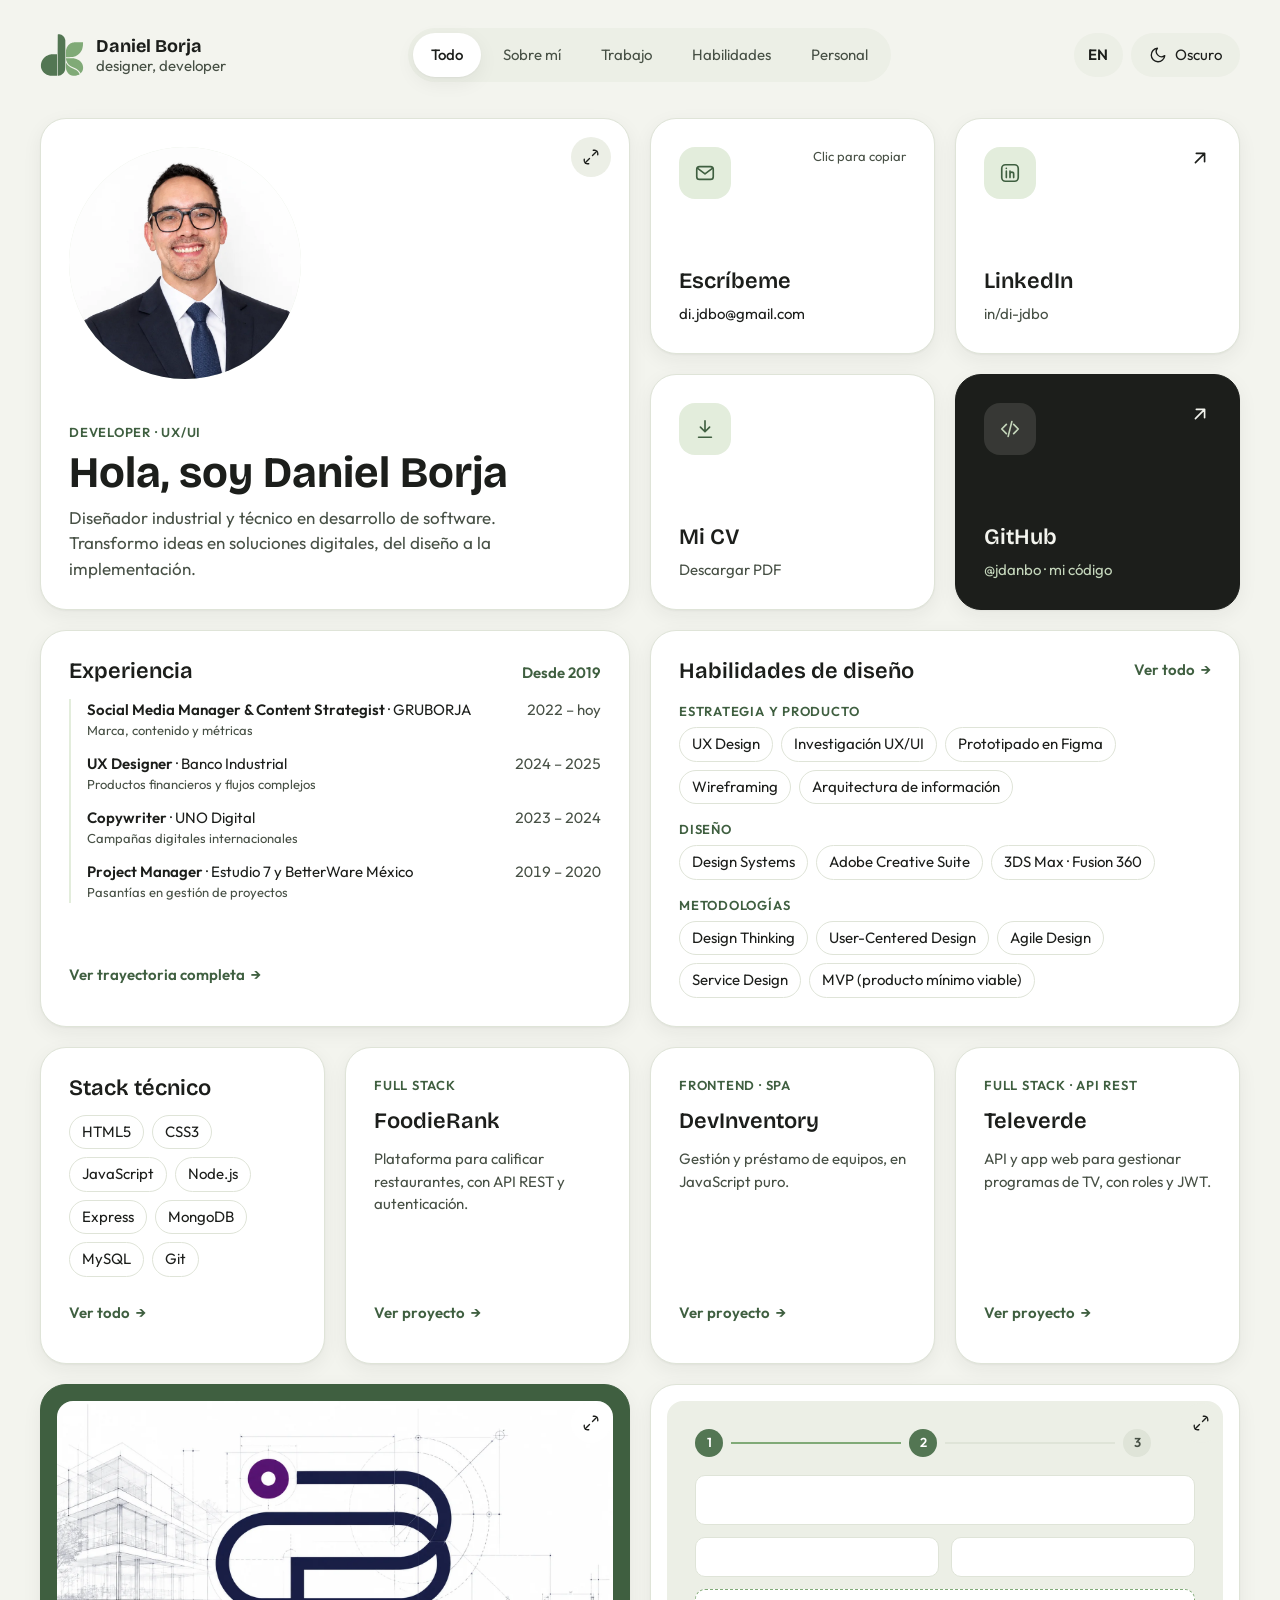
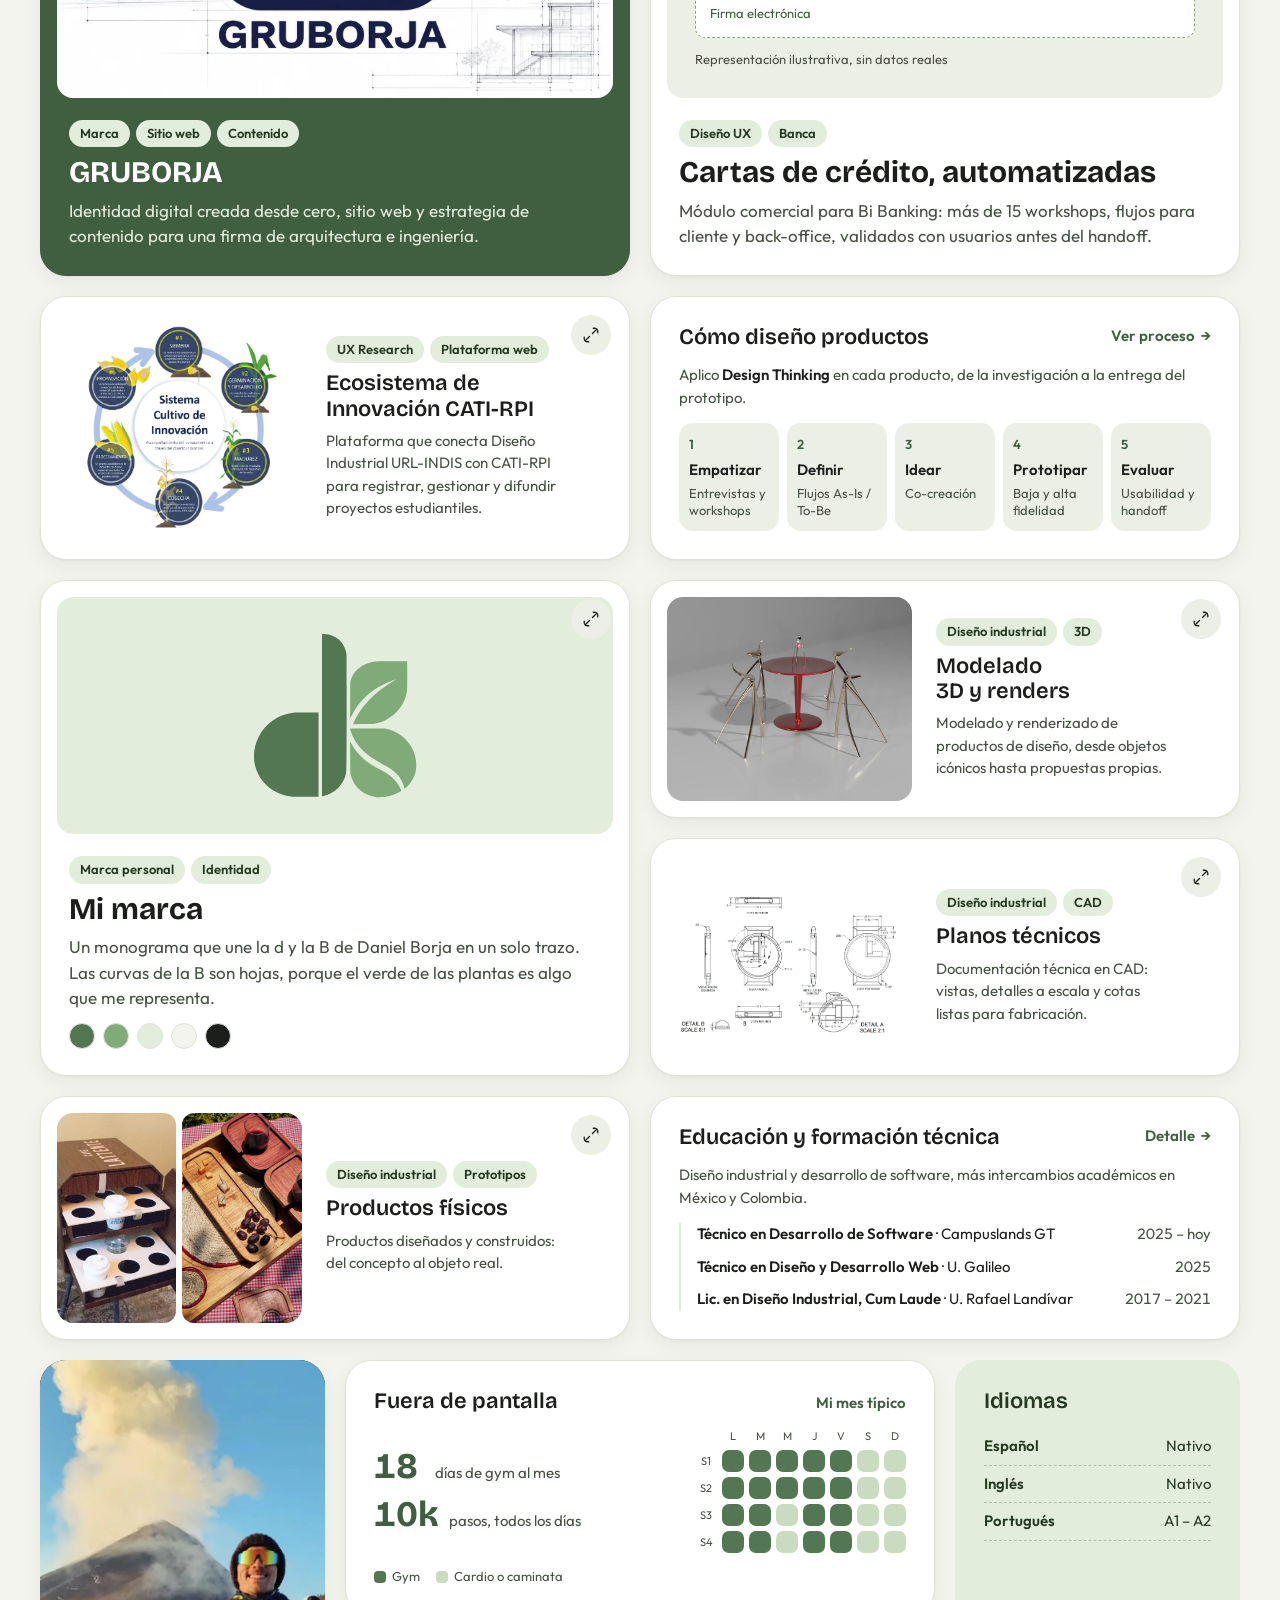
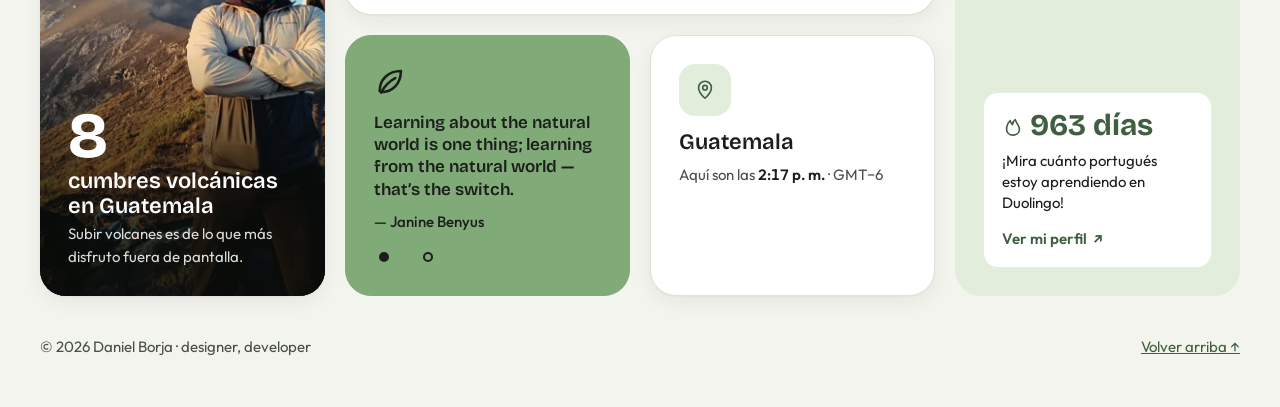
<file: index.html>
<!doctype html>
<html lang="es">
<head>
  <meta charset="utf-8">
  <meta name="viewport" content="width=device-width, initial-scale=1, viewport-fit=cover">
  <title>Daniel Borja · Developer UX/UI</title>
  <meta name="description" content="Portafolio de Daniel Borja, diseñador industrial y técnico en desarrollo de software en Guatemala. Diseño UX/UI y desarrollo frontend.">
  <meta name="author" content="Daniel Borja">
  <meta name="theme-color" content="#F3F4EE" media="(prefers-color-scheme: light)">
  <meta name="theme-color" content="#111410" media="(prefers-color-scheme: dark)">

  <!-- Vista previa al compartir el enlace -->
  <meta property="og:title" content="Daniel Borja · Developer UX/UI">
  <meta property="og:description" content="Diseño UX/UI y desarrollo frontend desde Guatemala.">
  <meta property="og:image" content="assets/img/perfil.webp">
  <meta property="og:type" content="website">

  <!-- Íconos -->
  <link rel="icon" type="image/svg+xml" href="assets/icons/favicon.svg">
  <link rel="icon" type="image/png" sizes="96x96" href="assets/icons/favicon-96x96.png">
  <link rel="shortcut icon" href="assets/icons/favicon.ico">
  <link rel="apple-touch-icon" sizes="180x180" href="assets/icons/apple-touch-icon.png">
  <link rel="manifest" href="assets/icons/site.webmanifest">

  <!-- Tipografías: Bricolage Grotesque (títulos) + Outfit (texto) -->
  <link rel="preconnect" href="https://fonts.googleapis.com">
  <link rel="preconnect" href="https://fonts.gstatic.com" crossorigin>
  <link rel="stylesheet" href="https://fonts.googleapis.com/css2?family=Bricolage+Grotesque:opsz,wght@12..96,600;12..96,700&family=Outfit:wght@400;500;600&display=swap">

  <!-- Estilos, en orden: variables → base → estructura → tarjetas → modal -->
  <link rel="stylesheet" href="assets/css/tokens.css">
  <link rel="stylesheet" href="assets/css/base.css">
  <link rel="stylesheet" href="assets/css/layout.css">
  <link rel="stylesheet" href="assets/css/cards.css">
  <link rel="stylesheet" href="assets/css/modal.css">

  <!-- Aplica el tema guardado antes de pintar, para evitar un parpadeo -->
  <script>
    try {
      var temaGuardado = localStorage.getItem('tema');
      if (temaGuardado) document.documentElement.setAttribute('data-theme', temaGuardado);
    } catch (e) {}
  </script>
</head>
<body>
  <a class="skip-link" href="#contenido">Saltar al contenido</a>

  <!-- ============ ENCABEZADO ============ -->
  <header class="site-header">
    <a class="brand" href="#" aria-label="Daniel Borja, inicio">
      <svg class="brand__logo" viewBox="129 152 995 977" aria-hidden="true"><path class="db-dark" fill-rule="evenodd" d="M357.5 1108.9C306.5 1104.1 255.8 1080.1 217.9 1042.9C152.1 978.1 132.1 885.1 164.7 794.6C195.9 707.8 276.5 640.7 366.5 626.6C385.8 623.6 400.0 623.0 456.8 623.0L514.0 623.0L514.0 866.5L514.0 1110.0L440.2 1109.9C399.7 1109.8 362.4 1109.4 357.5 1108.9ZM530.7 1109.3C529.5 1108.2 529.9 175.2 531.0 174.5C533.9 172.7 556.9 172.2 568.8 173.6C634.1 181.2 683.5 227.7 699.2 296.5L701.5 306.5L701.8 621.5C702.1 943.0 702.1 947.7 698.4 966.0C682.7 1044.2 620.8 1101.3 543.6 1108.9C530.7 1110.2 531.5 1110.2 530.7 1109.3Z"/><path class="db-light" fill-rule="evenodd" d="M876.8 1108.5C788.9 1096.5 722.6 1023.9 716.0 932.4C714.7 914.7 714.7 808.2 715.9 809.5C716.4 810.1 719.4 815.0 722.4 820.4C736.8 845.8 757.5 869.3 785.9 892.4C791.1 896.6 796.2 900.6 797.4 901.2C798.6 901.8 801.1 903.6 803.0 905.1C814.2 913.8 859.1 937.9 887.0 950.0C901.4 956.2 935.6 974.0 946.2 980.7C978.0 1000.8 1001.6 1025.2 1014.9 1051.8C1018.8 1059.6 1024.0 1072.1 1024.0 1073.7C1024.0 1075.8 1000.4 1088.5 984.0 1095.3C967.8 1102.0 948.6 1106.9 930.5 1109.0C918.3 1110.4 888.6 1110.1 876.8 1108.5ZM1043.5 1052.2C1042.5 1049.6 1040.1 1044.6 1038.2 1041.0C1012.9 994.9 972.6 962.9 900.0 931.2C824.7 898.4 779.7 865.1 748.6 819.2C730.3 792.2 716.0 748.7 716.0 720.1L716.0 714.0L757.2 713.8C836.1 713.3 892.6 714.4 908.5 716.9C966.4 726.0 1014.2 751.2 1050.3 791.8C1114.9 864.4 1123.0 965.7 1069.6 1032.9C1062.7 1041.6 1047.8 1057.0 1046.3 1057.0C1045.7 1057.0 1044.5 1054.9 1043.5 1052.2ZM715.0 625.8C715.0 565.9 715.7 543.3 718.0 529.5C732.2 445.6 788.2 383.0 870.1 359.5C900.0 350.9 913.1 350.0 1016.2 350.0L1102.0 350.0L1102.0 376.3C1102.0 446.3 1091.3 497.7 1066.4 546.9C1027.4 623.9 960.1 672.0 871.4 686.1C858.2 688.2 853.9 688.4 786.2 688.7L715.0 689.1L715.0 625.8Z"/></svg>
      <span class="brand__text">
        <span class="brand__name">Daniel Borja</span>
        <span class="brand__role">designer, developer</span>
      </span>
    </a>

    <nav class="filters" aria-label="Filtrar módulos">
      <button class="filters__btn" type="button" data-filter="todo" aria-pressed="true">Todo</button>
      <button class="filters__btn" type="button" data-filter="sobre-mi" aria-pressed="false">Sobre mí</button>
      <button class="filters__btn" type="button" data-filter="trabajo" aria-pressed="false">Trabajo</button>
      <button class="filters__btn" type="button" data-filter="habilidades" aria-pressed="false">Habilidades</button>
      <button class="filters__btn" type="button" data-filter="personal" aria-pressed="false">Personal</button>
    </nav>

    <div class="header-actions">
      <a class="lang-switch" href="en/" lang="en" hreflang="en" aria-label="Read in English">EN</a>
      <button class="theme-toggle" type="button" id="theme-toggle" aria-label="Cambiar a modo oscuro">
        <svg class="icon icon--moon" viewBox="0 0 24 24" aria-hidden="true"><path d="M21 12.8A9 9 0 1 1 11.2 3a7 7 0 0 0 9.8 9.8z"/></svg>
        <svg class="icon icon--sun" viewBox="0 0 24 24" aria-hidden="true"><circle cx="12" cy="12" r="4"/><path d="M12 2v2M12 20v2M4.9 4.9l1.4 1.4M17.7 17.7l1.4 1.4M2 12h2M20 12h2M4.9 19.1l1.4-1.4M17.7 6.3l1.4-1.4"/></svg>
        <span class="theme-toggle__label">Oscuro</span>
      </button>
    </div>
  </header>

  <!-- ============ CUADRÍCULA BENTO ============ -->
  <main id="contenido">
    <h1 class="visually-hidden">Daniel Borja, diseñador UX/UI y desarrollador en Guatemala</h1>

    <div class="bento" id="bento">

      <!-- Sobre mí -->
      <article class="card card--about span-2 row-2" data-cat="sobre-mi">
        <div class="avatar">
          <img class="avatar__img" src="assets/img/perfil.webp" alt="Foto de Daniel Borja" width="800" height="800" data-fallback>
          <svg class="avatar__fallback" viewBox="129 152 995 977" aria-hidden="true"><path class="db-dark" fill-rule="evenodd" d="M357.5 1108.9C306.5 1104.1 255.8 1080.1 217.9 1042.9C152.1 978.1 132.1 885.1 164.7 794.6C195.9 707.8 276.5 640.7 366.5 626.6C385.8 623.6 400.0 623.0 456.8 623.0L514.0 623.0L514.0 866.5L514.0 1110.0L440.2 1109.9C399.7 1109.8 362.4 1109.4 357.5 1108.9ZM530.7 1109.3C529.5 1108.2 529.9 175.2 531.0 174.5C533.9 172.7 556.9 172.2 568.8 173.6C634.1 181.2 683.5 227.7 699.2 296.5L701.5 306.5L701.8 621.5C702.1 943.0 702.1 947.7 698.4 966.0C682.7 1044.2 620.8 1101.3 543.6 1108.9C530.7 1110.2 531.5 1110.2 530.7 1109.3Z"/><path class="db-light" fill-rule="evenodd" d="M876.8 1108.5C788.9 1096.5 722.6 1023.9 716.0 932.4C714.7 914.7 714.7 808.2 715.9 809.5C716.4 810.1 719.4 815.0 722.4 820.4C736.8 845.8 757.5 869.3 785.9 892.4C791.1 896.6 796.2 900.6 797.4 901.2C798.6 901.8 801.1 903.6 803.0 905.1C814.2 913.8 859.1 937.9 887.0 950.0C901.4 956.2 935.6 974.0 946.2 980.7C978.0 1000.8 1001.6 1025.2 1014.9 1051.8C1018.8 1059.6 1024.0 1072.1 1024.0 1073.7C1024.0 1075.8 1000.4 1088.5 984.0 1095.3C967.8 1102.0 948.6 1106.9 930.5 1109.0C918.3 1110.4 888.6 1110.1 876.8 1108.5ZM1043.5 1052.2C1042.5 1049.6 1040.1 1044.6 1038.2 1041.0C1012.9 994.9 972.6 962.9 900.0 931.2C824.7 898.4 779.7 865.1 748.6 819.2C730.3 792.2 716.0 748.7 716.0 720.1L716.0 714.0L757.2 713.8C836.1 713.3 892.6 714.4 908.5 716.9C966.4 726.0 1014.2 751.2 1050.3 791.8C1114.9 864.4 1123.0 965.7 1069.6 1032.9C1062.7 1041.6 1047.8 1057.0 1046.3 1057.0C1045.7 1057.0 1044.5 1054.9 1043.5 1052.2ZM715.0 625.8C715.0 565.9 715.7 543.3 718.0 529.5C732.2 445.6 788.2 383.0 870.1 359.5C900.0 350.9 913.1 350.0 1016.2 350.0L1102.0 350.0L1102.0 376.3C1102.0 446.3 1091.3 497.7 1066.4 546.9C1027.4 623.9 960.1 672.0 871.4 686.1C858.2 688.2 853.9 688.4 786.2 688.7L715.0 689.1L715.0 625.8Z"/></svg>
        </div>
        <div class="card__body">
          <p class="eyebrow">Developer · UX/UI</p>
          <h2 class="card__title card__title--xl">Hola, soy Daniel Borja</h2>
          <p class="card__text">Diseñador industrial y técnico en desarrollo de software. Transformo ideas en soluciones digitales, del diseño a la implementación.</p>
        </div>
        <button class="card__expand" type="button" data-open="tpl-sobre-mi" aria-haspopup="dialog" aria-label="Abrir: sobre mí">
          <svg class="icon" viewBox="0 0 24 24" aria-hidden="true"><path d="M15 3h6v6M9 21H3v-6M21 3l-7 7M3 21l7-7"/></svg>
        </button>
      </article>

      <!-- Email (clic copia el correo) -->
      <article class="card card--email" data-cat="sobre-mi">
        <span class="card__icon">
          <svg class="icon" viewBox="0 0 24 24" aria-hidden="true"><rect x="3" y="5" width="18" height="14" rx="3"/><path d="m4 7 8 6 8-6"/></svg>
        </span>
        <div class="card__body">
          <h2 class="card__title">Escríbeme</h2>
          <p class="card__text card__text--small email-text" id="email-text">di.jdbo@gmail.com</p>
        </div>
        <button class="card__stretch" type="button" data-copy-email aria-describedby="email-text">
          <span class="visually-hidden">Copiar correo</span>
        </button>
        <span class="card__hint" aria-hidden="true">Clic para copiar</span>
      </article>

      <!-- LinkedIn -->
      <a class="card card--link" href="https://www.linkedin.com/in/di-jdbo" target="_blank" rel="noopener" data-cat="sobre-mi">
        <span class="card__icon">
          <svg class="icon" viewBox="0 0 24 24" aria-hidden="true"><rect x="3" y="3" width="18" height="18" rx="4"/><path d="M8 10v7M8 7v.01M12 17v-4a2 2 0 0 1 4 0v4M12 10v7"/></svg>
        </span>
        <span class="card__body">
          <span class="card__title">LinkedIn</span>
          <span class="card__text card__text--small">in/di-jdbo</span>
        </span>
        <svg class="icon card__arrow" viewBox="0 0 24 24" aria-hidden="true"><path d="M7 17 17 7M8 7h9v9"/></svg>
      </a>

      <!-- CV -->
      <a class="card card--link" href="assets/cv/CV_Daniel_Borja.pdf" download data-cat="sobre-mi">
        <span class="card__icon">
          <svg class="icon" viewBox="0 0 24 24" aria-hidden="true"><path d="M12 3v12M7 10l5 5 5-5M5 21h14"/></svg>
        </span>
        <span class="card__body">
          <span class="card__title">Mi CV</span>
          <span class="card__text card__text--small">Descargar PDF</span>
        </span>
      </a>

      <!-- GitHub -->
      <a class="card card--link card--ink" href="https://github.com/jdanbo" target="_blank" rel="noopener" data-cat="sobre-mi trabajo">
        <span class="card__icon">
          <svg class="icon" viewBox="0 0 24 24" aria-hidden="true"><path d="m8 7-5 5 5 5M16 7l5 5-5 5M14 4l-4 16"/></svg>
        </span>
        <span class="card__body">
          <span class="card__title">GitHub</span>
          <span class="card__text card__text--small">@jdanbo · mi código</span>
        </span>
        <svg class="icon card__arrow" viewBox="0 0 24 24" aria-hidden="true"><path d="M7 17 17 7M8 7h9v9"/></svg>
      </a>

      <!-- Experiencia -->
      <article class="card card--list span-2" data-cat="trabajo">
        <header class="card__head">
          <h2 class="card__title">Experiencia</h2>
          <span class="card__meta">Desde 2019</span>
        </header>
        <ul class="timeline timeline--roles">
          <li><span><b>Social Media Manager &amp; Content Strategist</b> · GRUBORJA<span class="timeline__area">Marca, contenido y métricas</span></span><span class="timeline__date">2022 – hoy</span></li>
          <li><span><b>UX Designer</b> · Banco Industrial<span class="timeline__area">Productos financieros y flujos complejos</span></span><span class="timeline__date">2024 – 2025</span></li>
          <li><span><b>Copywriter</b> · UNO Digital<span class="timeline__area">Campañas digitales internacionales</span></span><span class="timeline__date">2023 – 2024</span></li>
          <li><span><b>Project Manager</b> · Estudio 7 y BetterWare México<span class="timeline__area">Pasantías en gestión de proyectos</span></span><span class="timeline__date">2019 – 2020</span></li>
        </ul>
        <button class="card__more" type="button" data-open="tpl-experiencia" aria-haspopup="dialog">Ver trayectoria completa <span aria-hidden="true">→</span></button>
      </article>

      <!-- Habilidades de diseño y UX -->
      <article class="card span-2" data-cat="habilidades">
        <header class="card__head">
          <h2 class="card__title">Habilidades de diseño</h2>
          <button class="card__more" type="button" data-open="tpl-diseno" aria-haspopup="dialog">Ver todo <span aria-hidden="true">→</span></button>
        </header>
        <div class="skill-rows">
          <div class="skill-row">
            <h3 class="skill-row__label">Estrategia y producto</h3>
            <p class="chips"><span class="chip">UX Design</span><span class="chip">Investigación UX/UI</span><span class="chip">Prototipado en Figma</span><span class="chip">Wireframing</span><span class="chip">Arquitectura de información</span></p>
          </div>
          <div class="skill-row">
            <h3 class="skill-row__label">Diseño</h3>
            <p class="chips"><span class="chip">Design Systems</span><span class="chip">Adobe Creative Suite</span><span class="chip">3DS Max · Fusion 360</span></p>
          </div>
          <div class="skill-row">
            <h3 class="skill-row__label">Metodologías</h3>
            <p class="chips"><span class="chip">Design Thinking</span><span class="chip">User-Centered Design</span><span class="chip">Agile Design</span><span class="chip">Service Design</span><span class="chip">MVP (producto mínimo viable)</span></p>
          </div>
        </div>
      </article>

      <!-- Stack técnico -->
      <article class="card" data-cat="habilidades">
        <h2 class="card__title">Stack técnico</h2>
        <p class="chips">
          <span class="chip">HTML5</span><span class="chip">CSS3</span><span class="chip">JavaScript</span>
          <span class="chip">Node.js</span><span class="chip">Express</span><span class="chip">MongoDB</span>
          <span class="chip">MySQL</span><span class="chip">Git</span>
        </p>
        <button class="card__more" type="button" data-open="tpl-stack" aria-haspopup="dialog">Ver todo <span aria-hidden="true">→</span></button>
      </article>

      <!-- Proyecto: FoodieRank -->
      <article class="card card--mini-project" data-cat="trabajo">
        <p class="eyebrow">Full stack</p>
        <h2 class="card__title">FoodieRank</h2>
        <p class="card__text card__text--small">Plataforma para calificar restaurantes, con API REST y autenticación.</p>
        <button class="card__more" type="button" data-open="tpl-foodierank" aria-haspopup="dialog">Ver proyecto <span aria-hidden="true">→</span></button>
      </article>

      <!-- Proyecto: DevInventory -->
      <article class="card card--mini-project" data-cat="trabajo">
        <p class="eyebrow">Frontend · SPA</p>
        <h2 class="card__title">DevInventory</h2>
        <p class="card__text card__text--small">Gestión y préstamo de equipos, en JavaScript puro.</p>
        <button class="card__more" type="button" data-open="tpl-devinventory" aria-haspopup="dialog">Ver proyecto <span aria-hidden="true">→</span></button>
      </article>

      <!-- Proyecto: Televerde -->
      <article class="card card--mini-project" data-cat="trabajo">
        <p class="eyebrow">Full stack · API REST</p>
        <h2 class="card__title">Televerde</h2>
        <p class="card__text card__text--small">API y app web para gestionar programas de TV, con roles y JWT.</p>
        <button class="card__more" type="button" data-open="tpl-televerde" aria-haspopup="dialog">Ver proyecto <span aria-hidden="true">→</span></button>
      </article>

      <!-- Proyecto: GRUBORJA -->
      <article class="card card--project card--forest span-2 row-2" data-cat="trabajo">
        <div class="card__media card__media--white">
          <img src="assets/img/gruborja-portada.webp" alt="Logotipo de GRUBORJA sobre bocetos arquitectónicos" width="1600" height="900" loading="lazy">
        </div>
        <div class="card__body">
          <p class="tags"><span class="tag">Marca</span><span class="tag">Sitio web</span><span class="tag">Contenido</span></p>
          <h2 class="card__title card__title--lg">GRUBORJA</h2>
          <p class="card__text">Identidad digital creada desde cero, sitio web y estrategia de contenido para una firma de arquitectura e ingeniería.</p>
        </div>
        <button class="card__expand" type="button" data-open="tpl-gruborja" aria-haspopup="dialog" aria-label="Abrir caso: GRUBORJA">
          <svg class="icon" viewBox="0 0 24 24" aria-hidden="true"><path d="M15 3h6v6M9 21H3v-6M21 3l-7 7M3 21l7-7"/></svg>
        </button>
      </article>

      <!-- Proyecto: Cartas de crédito (Bi Banking) -->
      <article class="card card--project span-2 row-2" data-cat="trabajo">
        <div class="card__media card__media--ui" aria-hidden="true">
          <div class="mock-steps">
            <span class="mock-steps__dot is-done">1</span><span class="mock-steps__line is-done"></span>
            <span class="mock-steps__dot is-done">2</span><span class="mock-steps__line"></span>
            <span class="mock-steps__dot">3</span>
          </div>
          <span class="mock-field"></span>
          <span class="mock-row"><span class="mock-field"></span><span class="mock-field"></span></span>
          <span class="mock-field mock-field--sign">Firma electrónica</span>
          <span class="mock-caption">Representación ilustrativa, sin datos reales</span>
        </div>
        <div class="card__body">
          <p class="tags"><span class="tag">Diseño UX</span><span class="tag">Banca</span></p>
          <h2 class="card__title card__title--lg">Cartas de crédito, automatizadas</h2>
          <p class="card__text">Módulo comercial para Bi Banking: más de 15 workshops, flujos para cliente y back-office, validados con usuarios antes del handoff.</p>
        </div>
        <button class="card__expand" type="button" data-open="tpl-bi" aria-haspopup="dialog" aria-label="Abrir caso: cartas de crédito">
          <svg class="icon" viewBox="0 0 24 24" aria-hidden="true"><path d="M15 3h6v6M9 21H3v-6M21 3l-7 7M3 21l7-7"/></svg>
        </button>
      </article>

      <!-- Proyecto: Ecosistema de Innovación CATI-RPI -->
      <article class="card card--feature span-2" data-cat="trabajo">
        <div class="card__media card__media--contain">
          <img src="assets/img/innovacion-1.webp" alt="Diagrama del Sistema Cultivo de Innovación: siembra, germinación, madurez, cosecha, procesamiento y propagación" width="570" height="583" loading="lazy">
        </div>
        <div class="card__body">
          <p class="tags"><span class="tag">UX Research</span><span class="tag">Plataforma web</span></p>
          <h2 class="card__title">Ecosistema de Innovación CATI-RPI</h2>
          <p class="card__text card__text--small">Plataforma que conecta Diseño Industrial URL-INDIS con CATI-RPI para registrar, gestionar y difundir proyectos estudiantiles.</p>
        </div>
        <button class="card__expand" type="button" data-open="tpl-cati" aria-haspopup="dialog" aria-label="Abrir caso: Ecosistema de Innovación CATI-RPI">
          <svg class="icon" viewBox="0 0 24 24" aria-hidden="true"><path d="M15 3h6v6M9 21H3v-6M21 3l-7 7M3 21l7-7"/></svg>
        </button>
      </article>

      <!-- Cómo diseño productos: Design Thinking -->
      <article class="card span-2" data-cat="habilidades">
        <header class="card__head">
          <h2 class="card__title">Cómo diseño productos</h2>
          <button class="card__more" type="button" data-open="tpl-ux" aria-haspopup="dialog">Ver proceso <span aria-hidden="true">→</span></button>
        </header>
        <p class="card__text card__text--small">Aplico <b class="hl">Design Thinking</b> en cada producto, de la investigación a la entrega del prototipo.</p>
        <ol class="process">
          <li><span class="process__n">1</span>Empatizar<span class="process__hint">Entrevistas y workshops</span></li>
          <li><span class="process__n">2</span>Definir<span class="process__hint">Flujos As-Is / To-Be</span></li>
          <li><span class="process__n">3</span>Idear<span class="process__hint">Co-creación</span></li>
          <li><span class="process__n">4</span>Prototipar<span class="process__hint">Baja y alta fidelidad</span></li>
          <li><span class="process__n">5</span>Evaluar<span class="process__hint">Usabilidad y handoff</span></li>
        </ol>
      </article>

      <!-- Mi marca: logotipo -->
      <article class="card card--brand span-2 row-2" data-cat="sobre-mi trabajo">
        <div class="brand-stage">
          <img src="assets/img/logo-db.svg" alt="Logotipo de Daniel Borja: monograma db con hojas" width="883" height="888" loading="lazy">
        </div>
        <div class="card__body">
          <p class="tags"><span class="tag">Marca personal</span><span class="tag">Identidad</span></p>
          <h2 class="card__title card__title--lg">Mi marca</h2>
          <p class="card__text">Un monograma que une la d y la B de Daniel Borja en un solo trazo. Las curvas de la B son hojas, porque el verde de las plantas es algo que me representa.</p>
          <p class="swatches" aria-label="Paleta de la marca">
            <span class="swatch" style="background:#537653" title="Verde bosque #537653"></span>
            <span class="swatch" style="background:#80AA77" title="Verde hoja #80AA77"></span>
            <span class="swatch" style="background:#E3EDDC" title="Menta #E3EDDC"></span>
            <span class="swatch" style="background:#F3F4EE" title="Hueso #F3F4EE"></span>
            <span class="swatch" style="background:#1C1E1B" title="Casi negro #1C1E1B"></span>
          </p>
        </div>
        <button class="card__expand" type="button" data-open="tpl-marca" aria-haspopup="dialog" aria-label="Abrir: mi marca">
          <svg class="icon" viewBox="0 0 24 24" aria-hidden="true"><path d="M15 3h6v6M9 21H3v-6M21 3l-7 7M3 21l7-7"/></svg>
        </button>
      </article>

      <!-- Modelado 3D y renders -->
      <article class="card card--feature span-2" data-cat="trabajo">
        <div class="card__media">
          <img src="assets/img/starck.webp" alt="Render del exprimidor Juicy Salif de Philippe Starck" width="1200" height="675" loading="lazy">
        </div>
        <div class="card__body">
          <p class="tags"><span class="tag">Diseño industrial</span><span class="tag">3D</span></p>
          <h2 class="card__title">Modelado 3D y renders</h2>
          <p class="card__text card__text--small">Modelado y renderizado de productos de diseño, desde objetos icónicos hasta propuestas propias.</p>
        </div>
        <button class="card__expand" type="button" data-open="tpl-3d" aria-haspopup="dialog" aria-label="Abrir galería: modelado 3D y renders">
          <svg class="icon" viewBox="0 0 24 24" aria-hidden="true"><path d="M15 3h6v6M9 21H3v-6M21 3l-7 7M3 21l7-7"/></svg>
        </button>
      </article>

      <!-- Planos técnicos -->
      <article class="card card--feature span-2" data-cat="trabajo habilidades">
        <div class="card__media card__media--contain">
          <img src="assets/img/plano.webp" alt="Plano técnico CAD con vistas y detalles acotados" width="1186" height="812" loading="lazy">
        </div>
        <div class="card__body">
          <p class="tags"><span class="tag">Diseño industrial</span><span class="tag">CAD</span></p>
          <h2 class="card__title">Planos técnicos</h2>
          <p class="card__text card__text--small">Documentación técnica en CAD: vistas, detalles a escala y cotas listas para fabricación.</p>
        </div>
        <button class="card__expand" type="button" data-open="tpl-planos" aria-haspopup="dialog" aria-label="Abrir: planos técnicos">
          <svg class="icon" viewBox="0 0 24 24" aria-hidden="true"><path d="M15 3h6v6M9 21H3v-6M21 3l-7 7M3 21l7-7"/></svg>
        </button>
      </article>

      <!-- Productos físicos -->
      <article class="card card--feature span-2" data-cat="trabajo">
        <div class="card__media card__media--duo">
          <img src="assets/img/producto-lattente.webp" alt="Contenedor de madera para Café Lattente con dos bandejas deslizables para bebidas" width="1400" height="1223" loading="lazy">
          <img src="assets/img/producto-picnic.webp" alt="Bandeja de madera para picnic con tabla central, portavasos y posavasos tejidos" width="1400" height="1050" loading="lazy">
        </div>
        <div class="card__body">
          <p class="tags"><span class="tag">Diseño industrial</span><span class="tag">Prototipos</span></p>
          <h2 class="card__title">Productos físicos</h2>
          <p class="card__text card__text--small">Productos diseñados y construidos: del concepto al objeto real.</p>
        </div>
        <button class="card__expand" type="button" data-open="tpl-fisicos" aria-haspopup="dialog" aria-label="Abrir: productos físicos">
          <svg class="icon" viewBox="0 0 24 24" aria-hidden="true"><path d="M15 3h6v6M9 21H3v-6M21 3l-7 7M3 21l7-7"/></svg>
        </button>
      </article>

      <!-- Educación y formación técnica -->
      <article class="card card--list span-2" data-cat="sobre-mi">
        <header class="card__head">
          <h2 class="card__title">Educación y formación técnica</h2>
          <button class="card__more" type="button" data-open="tpl-educacion" aria-haspopup="dialog">Detalle <span aria-hidden="true">→</span></button>
        </header>
        <p class="card__text card__text--small">Diseño industrial y desarrollo de software, más intercambios académicos en México y Colombia.</p>
        <ul class="timeline">
          <li><span><b>Técnico en Desarrollo de Software</b> · Campuslands GT</span><span class="timeline__date">2025 – hoy</span></li>
          <li><span><b>Técnico en Diseño y Desarrollo Web</b> · U. Galileo</span><span class="timeline__date">2025</span></li>
          <li><span><b>Lic. en Diseño Industrial, Cum Laude</b> · U. Rafael Landívar</span><span class="timeline__date">2017 – 2021</span></li>
        </ul>
      </article>

      <!-- Volcanes -->
      <article class="card card--photo row-2" data-cat="personal">
        <img class="card__photo" src="assets/img/volcanes.webp" alt="Daniel en la cumbre de un volcán al amanecer, con un volcán en erupción al fondo" width="1000" height="1106" loading="lazy">
        <div class="card__photo-body">
          <p class="card__photo-n">8</p>
          <h2 class="card__title">cumbres volcánicas en Guatemala</h2>
          <p class="card__text card__text--small">Subir volcanes es de lo que más disfruto fuera de pantalla.</p>
        </div>
      </article>

      <!-- Fuera de pantalla: rutina de gym y pasos (datos en js/data.js) -->
      <article class="card span-2" data-cat="personal">
        <header class="card__head">
          <h2 class="card__title">Fuera de pantalla</h2>
          <span class="card__meta">Mi mes típico</span>
        </header>
        <div class="routine">
          <div class="routine__stats">
            <p class="stat"><span class="stat__n" id="gym-total">18</span><span class="stat__l">días de gym al mes</span></p>
            <p class="stat"><span class="stat__n" id="gym-pasos">10k</span><span class="stat__l">pasos, todos los días</span></p>
          </div>
          <div class="routine__grid" id="gym-rutina" role="img" aria-label="Rutina mensual: dos semanas de 5 días de gym, dos semanas de 4 días, y cardio o caminata los demás días"></div>
        </div>
        <p class="routine__legend">
          <span class="routine__key"><span class="routine__cell is-gym"></span>Gym</span>
          <span class="routine__key"><span class="routine__cell is-cardio"></span>Cardio o caminata</span>
        </p>
      </article>

      <!-- Idiomas + Duolingo -->
      <article class="card card--mint row-2" data-cat="personal sobre-mi">
        <header class="card__head">
          <h2 class="card__title">Idiomas</h2>
        </header>
        <ul class="langs">
          <li><span>Español</span><span>Nativo</span></li>
          <li><span>Inglés</span><span>Nativo</span></li>
          <li><span>Portugués</span><span>A1 – A2</span></li>
        </ul>
        <div class="duo" id="duolingo-box" hidden>
          <span class="streak" id="duolingo-streak" hidden>
            <svg class="icon" viewBox="0 0 24 24" aria-hidden="true"><path d="M12 22c4 0 7-2.7 7-6.5 0-4-3.5-6.5-4.5-10.5-2 1.5-3 3.5-3 5.5C10 9 9 8 9 6c-2 2-4 4.8-4 9.5C5 19.3 8 22 12 22z"/></svg>
            <span id="duolingo-dias"></span>
          </span>
          <p class="duo__text">¡Mira cuánto portugués estoy aprendiendo en Duolingo!</p>
          <a class="card__more" id="duolingo-link" href="https://www.duolingo.com/" target="_blank" rel="noopener">Ver mi perfil <span aria-hidden="true">↗</span></a>
        </div>
      </article>

      <!-- Frases -->
      <article class="card card--quote" data-cat="sobre-mi">
        <svg class="icon icon--leaf" viewBox="0 0 24 24" aria-hidden="true"><path d="M5 20c8 0 14-6 14-15-9 0-15 6-15 14"/><path d="M5 20c3-5 6-8 10-10"/></svg>
        <div class="quotes" id="quotes">
          <figure class="quotes__item is-active">
            <blockquote class="quote" lang="en">Learning about the natural world is one thing; learning from the natural world — that’s the switch.</blockquote>
            <figcaption class="quote__author">Janine Benyus</figcaption>
          </figure>
          <figure class="quotes__item">
            <blockquote class="quote" lang="en">If you want to understand function, study structure.</blockquote>
            <figcaption class="quote__author">Francis Crick</figcaption>
          </figure>
        </div>
        <div class="quotes__nav">
          <button class="quotes__dot" type="button" aria-label="Ver frase 1" aria-pressed="true"></button>
          <button class="quotes__dot" type="button" aria-label="Ver frase 2" aria-pressed="false"></button>
        </div>
      </article>

      <!-- Ubicación y hora local -->
      <article class="card" data-cat="sobre-mi personal">
        <span class="card__icon">
          <svg class="icon" viewBox="0 0 24 24" aria-hidden="true"><path d="M12 21s-7-6.2-7-11.5A7 7 0 0 1 19 9.5C19 14.8 12 21 12 21z"/><circle cx="12" cy="9.5" r="2.5"/></svg>
        </span>
        <div class="card__body">
          <h2 class="card__title">Guatemala</h2>
          <p class="card__text card__text--small">Aquí son las <time class="clock" id="local-time">--:--</time> · GMT−6</p>
        </div>
      </article>
    </div>
  </main>

  <footer class="site-footer">
    <p>© <span id="year">2026</span> Daniel Borja · designer, developer</p>
    <a href="#contenido">Volver arriba ↑</a>
  </footer>

  <!-- ============ MODAL (un solo dialog, el contenido llega de las plantillas) ============ -->
  <dialog class="modal" id="modal">
    <button class="modal__close" type="button" data-close aria-label="Cerrar">
      <svg class="icon" viewBox="0 0 24 24" aria-hidden="true"><path d="M6 6l12 12M18 6 6 18"/></svg>
    </button>
    <div class="modal__body" id="modal-body"></div>
  </dialog>

  <!-- Aviso breve (ej. "Correo copiado") -->
  <div class="toast" id="toast" role="status" aria-live="polite"></div>

  <!-- ============ CONTENIDO DE LOS MODALES ============ -->
  <template id="tpl-sobre-mi">
    <p class="eyebrow">Sobre mí</p>
    <h2 class="modal__title" id="modal-title">Hola, soy Daniel Borja</h2>
    <p>Soy diseñador industrial y técnico en desarrollo de software, con experiencia en diseño digital y desarrollo frontend. Combino sensibilidad por la experiencia de usuario con conocimientos técnicos para crear interfaces funcionales, accesibles y visualmente consistentes.</p>
    <p>Mi formación en diseño me ayuda a entender necesidades y resolver problemas; mi formación en desarrollo me permite llevar esas soluciones a una implementación real. Hoy fortalezco mi perfil frontend y avanzo hacia el desarrollo full stack.</p>
    <p>Busco sumarme a un equipo donde pueda aportar desde la ejecución técnica y desde el diseño, para construir productos digitales escalables, mantenibles y centrados en el usuario.</p>
    <h3>Cómo trabajo con otros</h3>
    <ul class="modal__list">
      <li><b>Resolución sistémica de problemas:</b> desgloso retos complejos en soluciones técnicas escalables.</li>
      <li><b>Comunicación entre áreas:</b> traduzco necesidades de diseño y negocio a requerimientos técnicos claros.</li>
      <li><b>Pensamiento analítico:</b> evalúo la viabilidad técnica y cuido el detalle antes de probar un producto.</li>
    </ul>
    <p class="modal__actions">
      <button class="btn btn--primary" type="button" data-copy-email>Copiar correo</button>
      <a class="btn" href="https://www.linkedin.com/in/di-jdbo" target="_blank" rel="noopener">LinkedIn</a>
      <a class="btn" href="assets/cv/CV_Daniel_Borja.pdf" download>Descargar CV</a>
    </p>
  </template>

  <template id="tpl-marca">
    <p class="eyebrow">Identidad personal</p>
    <h2 class="modal__title" id="modal-title">Mi marca: el monograma db</h2>
    <div class="brand-hero"><img src="assets/img/logo-db.svg" alt="Logotipo de Daniel Borja" width="883" height="888"></div>
    <h3>Concepto</h3>
    <p>Mi logotipo es un monograma con mis iniciales. La d y la B comparten el mismo trazo vertical, así que se leen como una sola pieza: diseño y desarrollo en una misma línea, como dice el descriptor "designer, developer".</p>
    <p>Las curvas de la B son dos hojas. El verde y las plantas son algo que me representa, y en este portafolio se convierten en un jardín: cada módulo es una maceta que crece al abrirla.</p>
    <h3>Construcción</h3>
    <p>Formas geométricas, trazos gruesos y esquinas redondeadas. Esas mismas curvas definen el radio de las tarjetas de este sitio.</p>
    <h3>Paleta</h3>
    <ul class="palette">
      <li><span class="palette__chip" style="background:#537653"></span><b>Verde bosque</b><code>#537653</code></li>
      <li><span class="palette__chip" style="background:#80AA77"></span><b>Verde hoja</b><code>#80AA77</code></li>
      <li><span class="palette__chip" style="background:#E3EDDC"></span><b>Menta</b><code>#E3EDDC</code></li>
      <li><span class="palette__chip" style="background:#F3F4EE"></span><b>Hueso</b><code>#F3F4EE</code></li>
      <li><span class="palette__chip" style="background:#1C1E1B"></span><b>Casi negro</b><code>#1C1E1B</code></li>
    </ul>
    <h3>Tipografía</h3>
    <p><b class="font-display">Bricolage Grotesque</b> para títulos y <b>Outfit</b> para texto.</p>
    <h3>Variaciones</h3>
    <a class="modal__zoom" href="assets/img/logo-variaciones.webp" target="_blank" rel="noopener"><img class="modal__cover" src="assets/img/logo-variaciones.webp" alt="Sistema de variaciones del logotipo: a color, monocromo, negro, en negativo sobre verde y negro, sobre verde claro, solo ícono y horizontal" width="1122" height="1402" loading="lazy"></a>
  </template>

  <template id="tpl-bi">
    <p class="eyebrow">Caso de estudio · Diseño UX · Banco Industrial, 2024 – 2025</p>
    <h2 class="modal__title" id="modal-title">Automatización de cartas de crédito</h2>
    <p>Diseño del módulo comercial de cartas de crédito para Bi Banking, la banca en línea de Banco Industrial. El reto: llevar un proceso operativo complejo de comercio exterior a un flujo digital claro, seguro y con firma electrónica.</p>
    <h3>Investigación, diagnóstico y co-diseño</h3>
    <ul class="modal__list">
      <li>Apliqué Design Thinking y facilité más de 15 workshops y entrevistas con clientes, negocio y comercio exterior.</li>
      <li>Diagnostiqué los flujos operativos actuales y futuros (As-Is / To-Be).</li>
      <li>Integré normativas de seguridad y firma electrónica digital al flujo.</li>
    </ul>
    <h3>Arquitectura de información, prototipos y validación</h3>
    <ul class="modal__list">
      <li>Estructuré los flujos de usuario y los prototipos para la vista del cliente y el panel administrativo (back-office).</li>
      <li>Validé con usuarios antes del traspaso técnico (handoff) a ingeniería.</li>
      <li>Revisé la viabilidad técnica junto a los ingenieros del proyecto.</li>
    </ul>
    <p class="chips"><span class="chip">Design Thinking</span><span class="chip">Workshops</span><span class="chip">Figma</span><span class="chip">Arquitectura de información</span><span class="chip">Pruebas de usabilidad</span></p>
  </template>

  <template id="tpl-gruborja">
    <p class="eyebrow">Caso de estudio · Marca, web y contenido · 2022 – hoy</p>
    <h2 class="modal__title" id="modal-title">GRUBORJA</h2>
    <img class="modal__cover" src="assets/img/gruborja-portada.webp" alt="Logotipo de GRUBORJA sobre bocetos arquitectónicos" width="1600" height="900" loading="lazy">
    <p>Firma guatemalteca de arquitectura e ingeniería. Como Social Media Manager y Content Strategist, lideré la creación y el lanzamiento de su identidad digital desde cero, junto con su sitio web.</p>
    <h3>Qué hice</h3>
    <ul class="modal__list">
      <li>Creación y lanzamiento de la identidad digital de la marca.</li>
      <li>Diseño y desarrollo del sitio web.</li>
      <li>Plan de contenidos y supervisión de su ejecución.</li>
      <li>Análisis de métricas de rendimiento para decidir con datos.</li>
    </ul>
    <p class="chips"><span class="chip">Branding</span><span class="chip">Desarrollo web</span><span class="chip">Estrategia de contenido</span><span class="chip">Métricas</span></p>
  </template>

  <template id="tpl-cati">
    <p class="eyebrow">Caso de estudio · UX + Research</p>
    <h2 class="modal__title" id="modal-title">Ecosistema de Innovación CATI-RPI · URL-INDIS</h2>
    <p>Plataforma virtual que integra el Centro de Apoyo a la Tecnología y la Innovación (CATI-RPI) con el programa de Diseño Industrial de la Universidad Rafael Landívar (URL-INDIS), para optimizar el registro y la gestión de proyectos.</p>
    <ul class="modal__list">
      <li>Consolida una biblioteca de trabajos estudiantiles y fomenta la colaboración académica.</li>
      <li>Conecta el talento creativo con el desarrollo tecnológico, con la meta de elevar el índice de innovación en Guatemala.</li>
      <li>Propone el <b>Sistema Cultivo de Innovación</b>: siembra, germinación, madurez, cosecha, procesamiento y propagación del conocimiento.</li>
    </ul>
    <div class="modal-gallery">
      <figure>
        <a href="assets/img/innovacion-1.webp" target="_blank" rel="noopener"><img src="assets/img/innovacion-1.webp" alt="Diagrama del Sistema Cultivo de Innovación" loading="lazy"></a>
        <figcaption>Sistema Cultivo de Innovación</figcaption>
      </figure>
      <figure>
        <a href="assets/img/innovacion-2.webp" target="_blank" rel="noopener"><img src="assets/img/innovacion-2.webp" alt="Página Nosotros de la plataforma CATI-INDIS" loading="lazy"></a>
        <figcaption>Conexión academia y gobierno</figcaption>
      </figure>
      <figure>
        <a href="assets/img/innovacion-3.webp" target="_blank" rel="noopener"><img src="assets/img/innovacion-3.webp" alt="Catálogo de proyectos de la plataforma CATI-INDIS" loading="lazy"></a>
        <figcaption>Catálogo de proyectos</figcaption>
      </figure>
    </div>
  </template>

  <template id="tpl-3d">
    <p class="eyebrow">Diseño industrial</p>
    <h2 class="modal__title" id="modal-title">Modelado 3D y renders</h2>
    <p>Modelo y renderizo productos de diseño: desde objetos icónicos, para entender su forma, materiales y construcción, hasta mis propias propuestas de producto. Herramientas: 3DS Max y Fusion 360.</p>
    <div class="modal-gallery">
      <figure>
        <a href="assets/img/render-soporte.webp" target="_blank" rel="noopener"><img src="assets/img/render-soporte.webp" alt="Render de un soporte con ganchos y correa ajustable, en azul sobre fondo amarillo" loading="lazy"></a>
        <figcaption>Propuesta de producto: soporte con ganchos</figcaption>
      </figure>
      <figure>
        <a href="assets/img/starck.webp" target="_blank" rel="noopener"><img src="assets/img/starck.webp" alt="Render del exprimidor Juicy Salif" loading="lazy"></a>
        <figcaption>Philippe Starck: Juicy Salif</figcaption>
      </figure>
      <figure>
        <a href="assets/img/panton.webp" target="_blank" rel="noopener"><img src="assets/img/panton.webp" alt="Render de la silla Panton y la mesa OHM" loading="lazy"></a>
        <figcaption>Silla Panton y mesa OHM</figcaption>
      </figure>
    </div>
  </template>

  <template id="tpl-fisicos">
    <p class="eyebrow">Diseño industrial</p>
    <h2 class="modal__title" id="modal-title">Productos físicos</h2>
    <p>Productos que diseñé y llevé a objeto real, pensados para el uso y el contexto de quien los usa.</p>
    <div class="product">
      <a class="modal__zoom" href="assets/img/producto-lattente.webp" target="_blank" rel="noopener"><img class="modal__cover" src="assets/img/producto-lattente.webp" alt="Contenedor de madera para Café Lattente con dos bandejas deslizables para bebidas" width="1400" height="1223" loading="lazy"></a>
      <h3>Contenedor de bebidas · Café Lattente</h3>
      <p>Gabinete de madera con puerta y dos bandejas deslizables, cada una con espacio para seis bebidas, para transportar pedidos de forma segura.</p>
    </div>
    <div class="product">
      <a class="modal__zoom" href="assets/img/producto-picnic.webp" target="_blank" rel="noopener"><img class="modal__cover" src="assets/img/producto-picnic.webp" alt="Bandeja de madera para picnic con tabla central, portavasos y posavasos tejidos" width="1400" height="1050" loading="lazy"></a>
      <h3>Bandeja modular de picnic</h3>
      <p>Bandeja de madera con tabla central para servir, módulos portavasos desmontables y posavasos tejidos.</p>
    </div>
  </template>

  <template id="tpl-planos">
    <p class="eyebrow">Diseño industrial</p>
    <h2 class="modal__title" id="modal-title">Planos técnicos</h2>
    <p>Documentación técnica en CAD para llevar un diseño a fabricación: vistas del objeto, detalles ampliados a escala y cotas.</p>
    <a class="modal__zoom" href="assets/img/plano.webp" target="_blank" rel="noopener"><img class="modal__cover" src="assets/img/plano.webp" alt="Plano técnico CAD con vistas superior, frontal, laterales e inferior, y detalles A y B a escala" width="1186" height="812" loading="lazy"></a>
    <p class="modal__note">Abre la imagen para verla en tamaño completo.</p>
  </template>

  <template id="tpl-foodierank">
    <p class="eyebrow">Proyecto · Full stack</p>
    <h2 class="modal__title" id="modal-title">FoodieRank</h2>
    <p>Plataforma web para calificar restaurantes y dejar reseñas.</p>
    <ul class="modal__list">
      <li><b>Arquitectura:</b> cliente-servidor con Node.js y Express, modelos de datos y operaciones CRUD en MongoDB para restaurantes y reseñas.</li>
      <li><b>Autenticación e interfaz:</b> sistema de usuarios, endpoints de API REST e interfaz responsiva con modo oscuro.</li>
    </ul>
    <p class="chips"><span class="chip">JavaScript</span><span class="chip">Node.js</span><span class="chip">Express</span><span class="chip">MongoDB</span><span class="chip">CSS3</span></p>
    <p class="modal__actions"><a class="btn" href="https://github.com/jdanbo/foodierank-frontend" target="_blank" rel="noopener">Ver en GitHub</a></p>
  </template>

  <template id="tpl-devinventory">
    <p class="eyebrow">Proyecto · Frontend · SPA</p>
    <h2 class="modal__title" id="modal-title">DevInventory</h2>
    <p>Sistema para administrar, prestar y dar trazabilidad a equipos tecnológicos.</p>
    <ul class="modal__list">
      <li><b>Arquitectura SPA sin librerías:</b> manipulación dinámica del DOM y manejo de estado en JavaScript puro.</li>
      <li><b>Datos:</b> CRUD completo, validación de formularios en el cliente y persistencia con LocalStorage.</li>
      <li><b>Interfaz:</b> responsiva y pensada para agilizar el trabajo diario.</li>
    </ul>
    <p class="chips"><span class="chip">JavaScript ES6+</span><span class="chip">HTML5</span><span class="chip">CSS3</span><span class="chip">LocalStorage</span></p>
    <p class="modal__actions"><a class="btn" href="https://github.com/jdanbo" target="_blank" rel="noopener">Ver en GitHub</a></p>
  </template>

  <template id="tpl-televerde">
    <p class="eyebrow">Proyecto · Full stack</p>
    <h2 class="modal__title" id="modal-title">Televerde</h2>
    <p>API REST y app web para gestionar programas de televisión (novelas, anime y caricaturas), con un panel de administración.</p>
    <ul class="modal__list">
      <li><b>Arquitectura MVC:</b> modelos, controladores y rutas en Express sobre MongoDB, con validaciones mediante DTOs y express-validator.</li>
      <li><b>Seguridad:</b> JWT en cookie <code>httpOnly</code>, roles de usuario y administrador, y límite de peticiones para frenar ataques al login.</li>
      <li><b>Versionado de la API:</b> cada petición declara su versión con un header semver.</li>
      <li><b>Frontend en JavaScript puro:</b> login y registro, catálogo, detalle con tráiler y panel de administración.</li>
    </ul>
    <p class="chips"><span class="chip">Node.js</span><span class="chip">Express</span><span class="chip">MongoDB</span><span class="chip">JWT</span><span class="chip">express-validator</span><span class="chip">JavaScript</span></p>
    <p class="modal__actions"><a class="btn" href="https://github.com/jdanbo/Televerde_ReviewExpress" target="_blank" rel="noopener">Ver en GitHub</a></p>
  </template>

  <template id="tpl-experiencia">
    <p class="eyebrow">Trayectoria</p>
    <h2 class="modal__title" id="modal-title">Experiencia laboral</h2>
    <ol class="modal-timeline">
      <li>
        <p class="modal-timeline__head"><b>GRUBORJA</b> · Social Media Manager &amp; Content Strategist <span>2022 – presente</span></p>
        <p>Lideré la creación y el lanzamiento de la identidad digital desde cero. Superviso el plan de contenidos y analizo métricas para decidir con datos.</p>
      </li>
      <li>
        <p class="modal-timeline__head"><b>Banco Industrial</b> · UX Designer <span>2024 – 2025</span></p>
        <p>Coordiné workshops de co-creación y diseñé flujos complejos para productos financieros. Validé viabilidad técnica y arquitectura de información con ingeniería, y realicé prototipos y pruebas de usabilidad.</p>
      </li>
      <li>
        <p class="modal-timeline__head"><b>UNO Digital</b> · Copywriter <span>2023 – 2024</span></p>
        <p>Redacción estratégica y conceptualización de campañas digitales para mercados internacionales, incluyendo clientes en Asia.</p>
      </li>
      <li>
        <p class="modal-timeline__head"><b>Estudio 7</b> · Project Manager (pasantía) <span>2020</span></p>
        <p>Gestión operativa y coordinación de entregables en proyectos de diseño corporativo.</p>
      </li>
      <li>
        <p class="modal-timeline__head"><b>BetterWare México</b> · Project Manager (pasantía) <span>2019</span></p>
        <p>Supervisión de proyectos comerciales y colaboración entre departamentos.</p>
      </li>
    </ol>
    <h3>Lo que aplico en cada rol</h3>
    <p class="modal__actions">
      <button class="btn btn--primary" type="button" data-open="tpl-stack">Habilidades técnicas</button>
      <button class="btn" type="button" data-open="tpl-diseno">Habilidades de diseño</button>
    </p>
  </template>

  <template id="tpl-stack">
    <p class="eyebrow">Habilidades técnicas</p>
    <h2 class="modal__title" id="modal-title">Stack técnico</h2>
    <h3>Frontend</h3>
    <p class="chips"><span class="chip">HTML5</span><span class="chip">CSS3</span><span class="chip">JavaScript</span><span class="chip">C#</span></p>
    <h3>Backend y bases de datos</h3>
    <p class="chips"><span class="chip">Node.js</span><span class="chip">Express</span><span class="chip">APIs REST</span><span class="chip">MongoDB</span><span class="chip">MySQL</span></p>
    <h3>Entornos y control de versiones</h3>
    <p class="chips"><span class="chip">Git</span><span class="chip">GitHub</span><span class="chip">GitFlow</span><span class="chip">VS Code</span><span class="chip">JetBrains Rider</span></p>
    <h3>IA generativa</h3>
    <p class="chips"><span class="chip">Ingeniería de prompts</span><span class="chip">Prototipado asistido por IA</span><span class="chip">GitHub Copilot</span></p>
  </template>

  <template id="tpl-ux">
    <p class="eyebrow">Diseño de producto &amp; UX · Design Thinking</p>
    <h2 class="modal__title" id="modal-title">Cómo diseño productos</h2>
    <p>Uso Design Thinking como marco para todo el proceso: entiendo a las personas, defino el problema correcto y llego a un prototipo validado, listo para que ingeniería lo construya.</p>
    <ol class="modal-timeline">
      <li>
        <p class="modal-timeline__head"><b>Empatizar</b> <span>Investigación</span></p>
        <p>Entrevistas y workshops de co-creación con clientes, negocio y usuarios para entender sus necesidades reales.</p>
      </li>
      <li>
        <p class="modal-timeline__head"><b>Definir</b> <span>Diagnóstico</span></p>
        <p>Mapeo de flujos operativos actuales y futuros (As-Is / To-Be) para identificar dónde está el problema.</p>
      </li>
      <li>
        <p class="modal-timeline__head"><b>Idear</b> <span>Arquitectura de información</span></p>
        <p>Estructura de flujos y contenidos, revisando la viabilidad técnica junto a ingeniería desde el inicio.</p>
      </li>
      <li>
        <p class="modal-timeline__head"><b>Prototipar</b> <span>Baja y alta fidelidad</span></p>
        <p>Wireframes y prototipos en Figma, con iteración rápida para reducir errores antes de construir.</p>
      </li>
      <li>
        <p class="modal-timeline__head"><b>Evaluar</b> <span>Validación y entrega</span></p>
        <p>Pruebas de usabilidad con usuarios y traspaso técnico (handoff) a ingeniería.</p>
      </li>
    </ol>
    <p class="modal__actions"><button class="btn" type="button" data-open="tpl-diseno">Ver mis habilidades de diseño</button></p>
  </template>

  <template id="tpl-diseno">
    <p class="eyebrow">Habilidades</p>
    <h2 class="modal__title" id="modal-title">Habilidades de diseño</h2>
    <p>Herramientas y métodos que uso para investigar, diseñar y gestionar productos digitales.</p>
    <h3>Estrategia y producto</h3>
    <p class="chips"><span class="chip">UX Design</span><span class="chip">Investigación UX/UI</span><span class="chip">Wireframing</span><span class="chip">Prototipado en Figma</span><span class="chip">Scrum</span><span class="chip">Kanban</span></p>
    <h3>Diseño</h3>
    <p class="chips"><span class="chip">Photoshop</span><span class="chip">Illustrator</span><span class="chip">Adobe XD</span><span class="chip">Diseño responsivo</span><span class="chip">Design Systems</span><span class="chip">3DS Max</span><span class="chip">Fusion 360</span></p>
    <h3>Metodologías y gestión</h3>
    <p class="chips"><span class="chip">Design Thinking</span><span class="chip">User-Centered Design</span><span class="chip">Agile Design</span><span class="chip">Service Design</span><span class="chip">MVP (producto mínimo viable)</span><span class="chip">Arquitectura de información</span><span class="chip">Notion</span><span class="chip">Trello</span><span class="chip">Jira</span><span class="chip">Microsoft Office</span></p>
    <p class="modal__actions"><button class="btn btn--primary" type="button" data-open="tpl-ux">Cómo diseño productos</button></p>
  </template>

  <template id="tpl-educacion">
    <p class="eyebrow">Formación</p>
    <h2 class="modal__title" id="modal-title">Educación y formación técnica</h2>
    <ol class="modal-timeline">
      <li>
        <p class="modal-timeline__head"><b>Campuslands GT</b> · Técnico en Desarrollo de Software <span>2025 – presente</span></p>
        <p>Formación intensiva y presencial: 1,600 horas de programación, 300 horas de inglés técnico y 300 horas de habilidades adaptativas.</p>
      </li>
      <li>
        <p class="modal-timeline__head"><b>Universidad Galileo</b> · Técnico en Diseño y Desarrollo Web <span>2025</span></p>
        <p>Desarrollo frontend y backend, algoritmos, lógica de programación y bases de datos.</p>
      </li>
      <li>
        <p class="modal-timeline__head"><b>Universidad Rafael Landívar</b> · Licenciatura en Diseño Industrial, Cum Laude <span>2017 – 2021</span></p>
        <p>Especialización en metodologías de diseño de producto, análisis sistémico y resolución de problemas complejos.</p>
      </li>
    </ol>
    <h3>Intercambios académicos</h3>
    <p>Durante la licenciatura hice dos intercambios por medio de AUSJAL, la red de universidades jesuitas de América Latina a la que pertenece la Universidad Rafael Landívar.</p>
    <div class="exchange-cards">
      <div class="exchange-card">
        <p class="exchange-card__year">2019</p>
        <p class="exchange-card__name">Universidad Iberoamericana</p>
        <p class="exchange-card__place">Ciudad de México, México</p>
      </div>
      <div class="exchange-card">
        <p class="exchange-card__year">2020</p>
        <p class="exchange-card__name">Universidad Pontificia Bolivariana</p>
        <p class="exchange-card__place">Medellín, Colombia</p>
      </div>
    </div>
  </template>

  <!-- Scripts, en orden: textos → datos → tema → filtros → modal → módulos vivos -->
  <script src="assets/js/i18n.js" defer></script>
  <script src="assets/js/data.js" defer></script>
  <script src="assets/js/theme.js" defer></script>
  <script src="assets/js/filters.js" defer></script>
  <script src="assets/js/modal.js" defer></script>
  <script src="assets/js/widgets.js" defer></script>
</body>
</html>
</file>
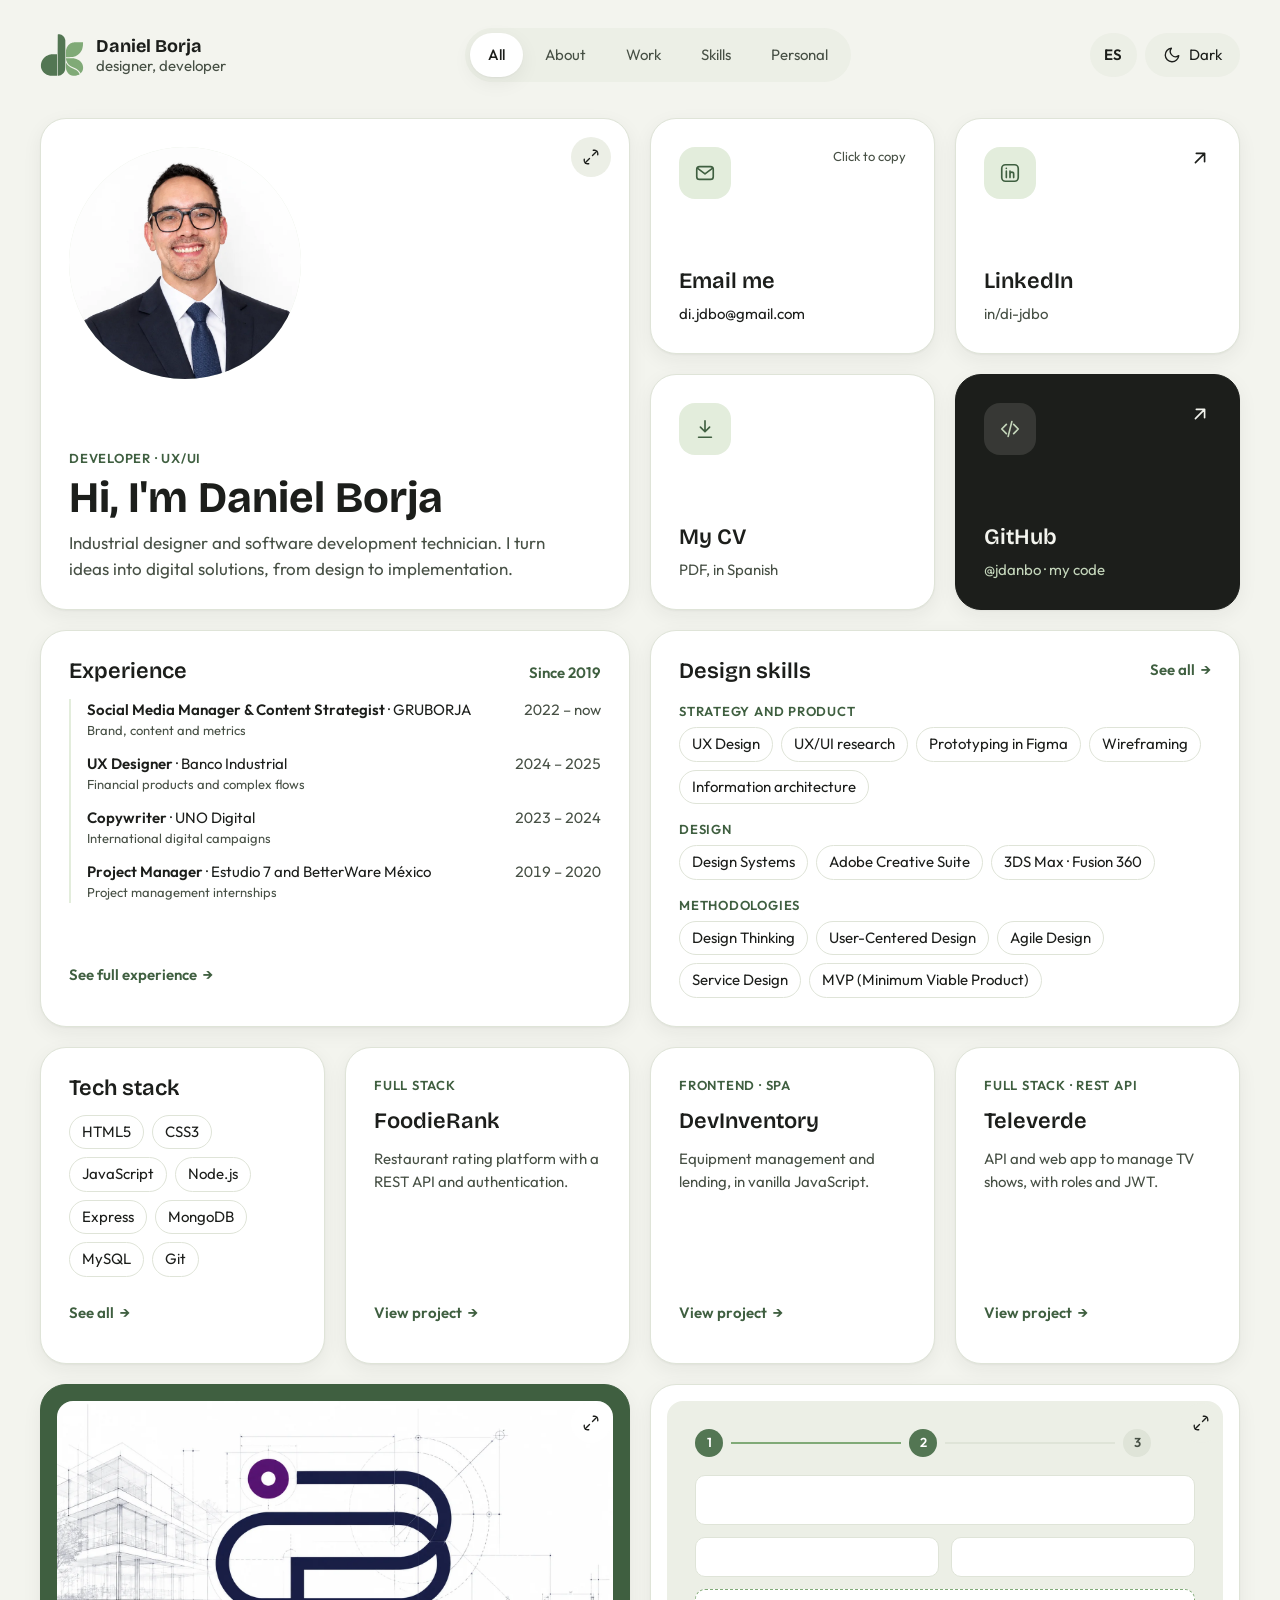
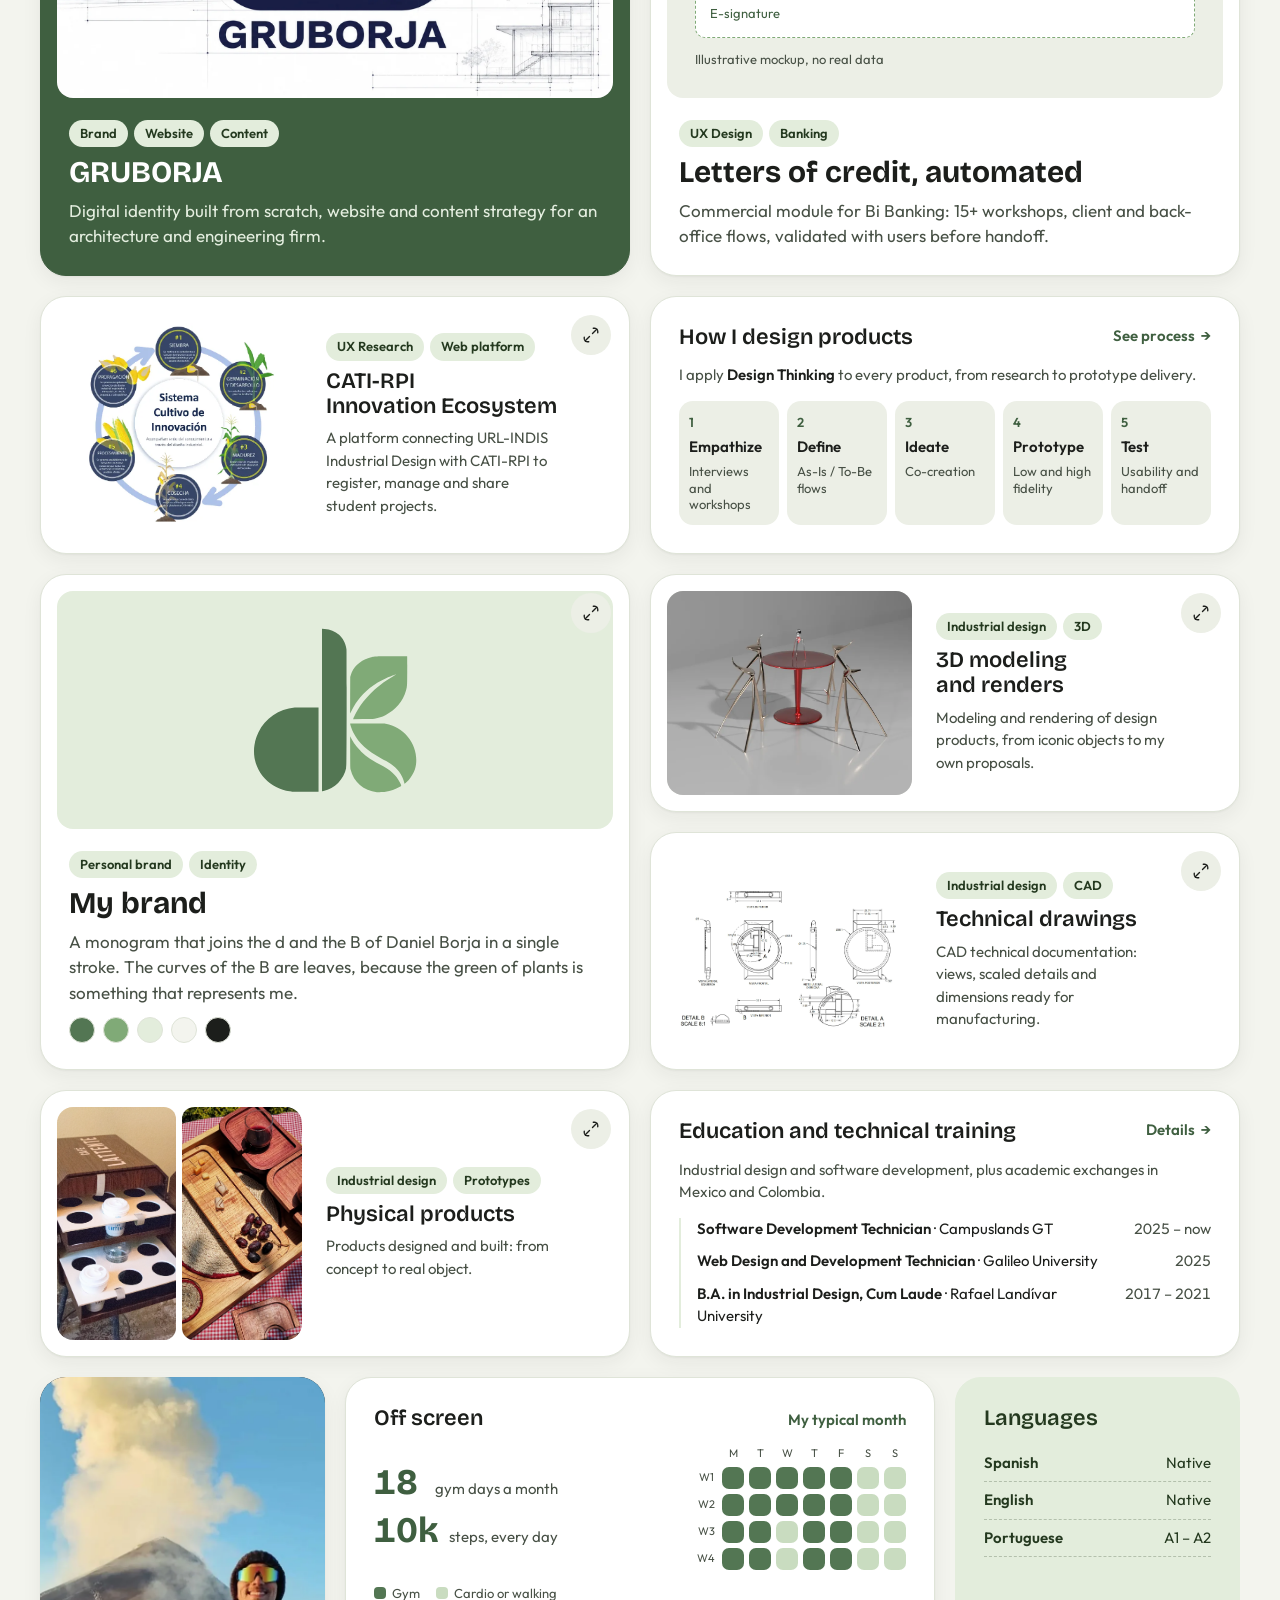
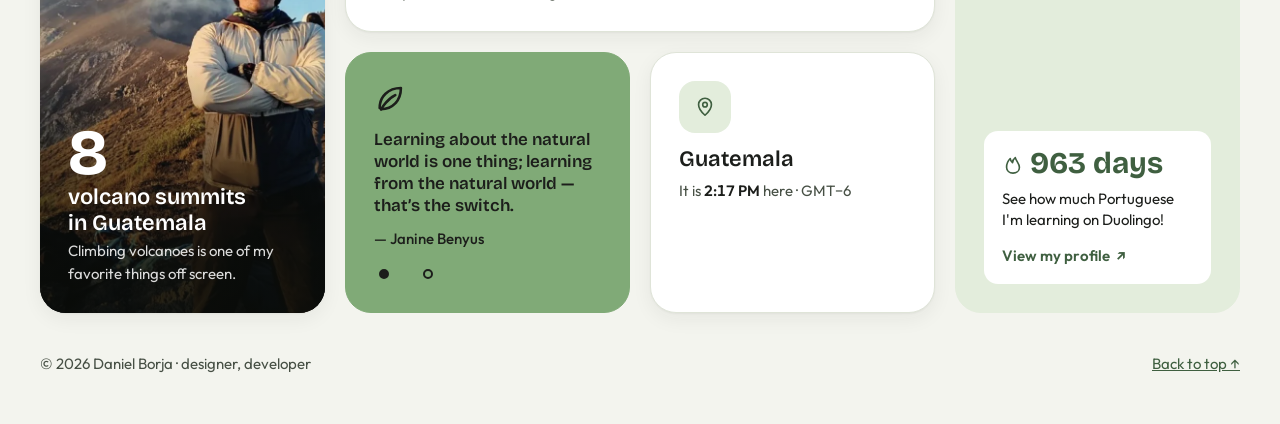
<file: en/index.html>
<!doctype html>
<html lang="en">
<head>
  <meta charset="utf-8">
  <meta name="viewport" content="width=device-width, initial-scale=1, viewport-fit=cover">
  <title>Daniel Borja · Developer UX/UI</title>
  <meta name="description" content="Portfolio of Daniel Borja, industrial designer and software development technician based in Guatemala. UX/UI design and frontend development.">
  <meta name="author" content="Daniel Borja">
  <meta name="theme-color" content="#F3F4EE" media="(prefers-color-scheme: light)">
  <meta name="theme-color" content="#111410" media="(prefers-color-scheme: dark)">

  <!-- Link preview when shared -->
  <meta property="og:title" content="Daniel Borja · Developer UX/UI">
  <meta property="og:description" content="UX/UI design and frontend development from Guatemala.">
  <meta property="og:image" content="../assets/img/perfil.webp">
  <meta property="og:type" content="website">

  <!-- Icons -->
  <link rel="icon" type="image/svg+xml" href="../assets/icons/favicon.svg">
  <link rel="icon" type="image/png" sizes="96x96" href="../assets/icons/favicon-96x96.png">
  <link rel="shortcut icon" href="../assets/icons/favicon.ico">
  <link rel="apple-touch-icon" sizes="180x180" href="../assets/icons/apple-touch-icon.png">
  <link rel="manifest" href="../assets/icons/site.webmanifest">

  <!-- Fonts: Bricolage Grotesque (headings) + Outfit (text) -->
  <link rel="preconnect" href="https://fonts.googleapis.com">
  <link rel="preconnect" href="https://fonts.gstatic.com" crossorigin>
  <link rel="stylesheet" href="https://fonts.googleapis.com/css2?family=Bricolage+Grotesque:opsz,wght@12..96,600;12..96,700&family=Outfit:wght@400;500;600&display=swap">

  <!-- Styles, in order: variables → base → layout → cards → modal -->
  <link rel="stylesheet" href="../assets/css/tokens.css">
  <link rel="stylesheet" href="../assets/css/base.css">
  <link rel="stylesheet" href="../assets/css/layout.css">
  <link rel="stylesheet" href="../assets/css/cards.css">
  <link rel="stylesheet" href="../assets/css/modal.css">

  <!-- Applies the saved theme before painting, to avoid a flash -->
  <script>
    try {
      var temaGuardado = localStorage.getItem('tema');
      if (temaGuardado) document.documentElement.setAttribute('data-theme', temaGuardado);
    } catch (e) {}
  </script>
</head>
<body>
  <a class="skip-link" href="#contenido">Skip to content</a>

  <!-- ============ HEADER ============ -->
  <header class="site-header">
    <a class="brand" href="#" aria-label="Daniel Borja, home">
      <svg class="brand__logo" viewBox="129 152 995 977" aria-hidden="true"><path class="db-dark" fill-rule="evenodd" d="M357.5 1108.9C306.5 1104.1 255.8 1080.1 217.9 1042.9C152.1 978.1 132.1 885.1 164.7 794.6C195.9 707.8 276.5 640.7 366.5 626.6C385.8 623.6 400.0 623.0 456.8 623.0L514.0 623.0L514.0 866.5L514.0 1110.0L440.2 1109.9C399.7 1109.8 362.4 1109.4 357.5 1108.9ZM530.7 1109.3C529.5 1108.2 529.9 175.2 531.0 174.5C533.9 172.7 556.9 172.2 568.8 173.6C634.1 181.2 683.5 227.7 699.2 296.5L701.5 306.5L701.8 621.5C702.1 943.0 702.1 947.7 698.4 966.0C682.7 1044.2 620.8 1101.3 543.6 1108.9C530.7 1110.2 531.5 1110.2 530.7 1109.3Z"/><path class="db-light" fill-rule="evenodd" d="M876.8 1108.5C788.9 1096.5 722.6 1023.9 716.0 932.4C714.7 914.7 714.7 808.2 715.9 809.5C716.4 810.1 719.4 815.0 722.4 820.4C736.8 845.8 757.5 869.3 785.9 892.4C791.1 896.6 796.2 900.6 797.4 901.2C798.6 901.8 801.1 903.6 803.0 905.1C814.2 913.8 859.1 937.9 887.0 950.0C901.4 956.2 935.6 974.0 946.2 980.7C978.0 1000.8 1001.6 1025.2 1014.9 1051.8C1018.8 1059.6 1024.0 1072.1 1024.0 1073.7C1024.0 1075.8 1000.4 1088.5 984.0 1095.3C967.8 1102.0 948.6 1106.9 930.5 1109.0C918.3 1110.4 888.6 1110.1 876.8 1108.5ZM1043.5 1052.2C1042.5 1049.6 1040.1 1044.6 1038.2 1041.0C1012.9 994.9 972.6 962.9 900.0 931.2C824.7 898.4 779.7 865.1 748.6 819.2C730.3 792.2 716.0 748.7 716.0 720.1L716.0 714.0L757.2 713.8C836.1 713.3 892.6 714.4 908.5 716.9C966.4 726.0 1014.2 751.2 1050.3 791.8C1114.9 864.4 1123.0 965.7 1069.6 1032.9C1062.7 1041.6 1047.8 1057.0 1046.3 1057.0C1045.7 1057.0 1044.5 1054.9 1043.5 1052.2ZM715.0 625.8C715.0 565.9 715.7 543.3 718.0 529.5C732.2 445.6 788.2 383.0 870.1 359.5C900.0 350.9 913.1 350.0 1016.2 350.0L1102.0 350.0L1102.0 376.3C1102.0 446.3 1091.3 497.7 1066.4 546.9C1027.4 623.9 960.1 672.0 871.4 686.1C858.2 688.2 853.9 688.4 786.2 688.7L715.0 689.1L715.0 625.8Z"/></svg>
      <span class="brand__text">
        <span class="brand__name">Daniel Borja</span>
        <span class="brand__role">designer, developer</span>
      </span>
    </a>

    <nav class="filters" aria-label="Filter modules">
      <button class="filters__btn" type="button" data-filter="todo" aria-pressed="true">All</button>
      <button class="filters__btn" type="button" data-filter="sobre-mi" aria-pressed="false">About</button>
      <button class="filters__btn" type="button" data-filter="trabajo" aria-pressed="false">Work</button>
      <button class="filters__btn" type="button" data-filter="habilidades" aria-pressed="false">Skills</button>
      <button class="filters__btn" type="button" data-filter="personal" aria-pressed="false">Personal</button>
    </nav>

    <div class="header-actions">
      <a class="lang-switch" href="../" lang="es" hreflang="es" aria-label="Leer en español">ES</a>
      <button class="theme-toggle" type="button" id="theme-toggle" aria-label="Switch to dark mode">
        <svg class="icon icon--moon" viewBox="0 0 24 24" aria-hidden="true"><path d="M21 12.8A9 9 0 1 1 11.2 3a7 7 0 0 0 9.8 9.8z"/></svg>
        <svg class="icon icon--sun" viewBox="0 0 24 24" aria-hidden="true"><circle cx="12" cy="12" r="4"/><path d="M12 2v2M12 20v2M4.9 4.9l1.4 1.4M17.7 17.7l1.4 1.4M2 12h2M20 12h2M4.9 19.1l1.4-1.4M17.7 6.3l1.4-1.4"/></svg>
        <span class="theme-toggle__label">Dark</span>
      </button>
    </div>
  </header>

  <!-- ============ BENTO GRID ============ -->
  <main id="contenido">
    <h1 class="visually-hidden">Daniel Borja, UX/UI designer and developer in Guatemala</h1>

    <div class="bento" id="bento">

      <!-- About -->
      <article class="card card--about span-2 row-2" data-cat="sobre-mi">
        <div class="avatar">
          <img class="avatar__img" src="../assets/img/perfil.webp" alt="Photo of Daniel Borja" width="800" height="800" data-fallback>
          <svg class="avatar__fallback" viewBox="129 152 995 977" aria-hidden="true"><path class="db-dark" fill-rule="evenodd" d="M357.5 1108.9C306.5 1104.1 255.8 1080.1 217.9 1042.9C152.1 978.1 132.1 885.1 164.7 794.6C195.9 707.8 276.5 640.7 366.5 626.6C385.8 623.6 400.0 623.0 456.8 623.0L514.0 623.0L514.0 866.5L514.0 1110.0L440.2 1109.9C399.7 1109.8 362.4 1109.4 357.5 1108.9ZM530.7 1109.3C529.5 1108.2 529.9 175.2 531.0 174.5C533.9 172.7 556.9 172.2 568.8 173.6C634.1 181.2 683.5 227.7 699.2 296.5L701.5 306.5L701.8 621.5C702.1 943.0 702.1 947.7 698.4 966.0C682.7 1044.2 620.8 1101.3 543.6 1108.9C530.7 1110.2 531.5 1110.2 530.7 1109.3Z"/><path class="db-light" fill-rule="evenodd" d="M876.8 1108.5C788.9 1096.5 722.6 1023.9 716.0 932.4C714.7 914.7 714.7 808.2 715.9 809.5C716.4 810.1 719.4 815.0 722.4 820.4C736.8 845.8 757.5 869.3 785.9 892.4C791.1 896.6 796.2 900.6 797.4 901.2C798.6 901.8 801.1 903.6 803.0 905.1C814.2 913.8 859.1 937.9 887.0 950.0C901.4 956.2 935.6 974.0 946.2 980.7C978.0 1000.8 1001.6 1025.2 1014.9 1051.8C1018.8 1059.6 1024.0 1072.1 1024.0 1073.7C1024.0 1075.8 1000.4 1088.5 984.0 1095.3C967.8 1102.0 948.6 1106.9 930.5 1109.0C918.3 1110.4 888.6 1110.1 876.8 1108.5ZM1043.5 1052.2C1042.5 1049.6 1040.1 1044.6 1038.2 1041.0C1012.9 994.9 972.6 962.9 900.0 931.2C824.7 898.4 779.7 865.1 748.6 819.2C730.3 792.2 716.0 748.7 716.0 720.1L716.0 714.0L757.2 713.8C836.1 713.3 892.6 714.4 908.5 716.9C966.4 726.0 1014.2 751.2 1050.3 791.8C1114.9 864.4 1123.0 965.7 1069.6 1032.9C1062.7 1041.6 1047.8 1057.0 1046.3 1057.0C1045.7 1057.0 1044.5 1054.9 1043.5 1052.2ZM715.0 625.8C715.0 565.9 715.7 543.3 718.0 529.5C732.2 445.6 788.2 383.0 870.1 359.5C900.0 350.9 913.1 350.0 1016.2 350.0L1102.0 350.0L1102.0 376.3C1102.0 446.3 1091.3 497.7 1066.4 546.9C1027.4 623.9 960.1 672.0 871.4 686.1C858.2 688.2 853.9 688.4 786.2 688.7L715.0 689.1L715.0 625.8Z"/></svg>
        </div>
        <div class="card__body">
          <p class="eyebrow">Developer · UX/UI</p>
          <h2 class="card__title card__title--xl">Hi, I'm Daniel Borja</h2>
          <p class="card__text">Industrial designer and software development technician. I turn ideas into digital solutions, from design to implementation.</p>
        </div>
        <button class="card__expand" type="button" data-open="tpl-sobre-mi" aria-haspopup="dialog" aria-label="Open: about me">
          <svg class="icon" viewBox="0 0 24 24" aria-hidden="true"><path d="M15 3h6v6M9 21H3v-6M21 3l-7 7M3 21l7-7"/></svg>
        </button>
      </article>

      <!-- Email (click copies the address) -->
      <article class="card card--email" data-cat="sobre-mi">
        <span class="card__icon">
          <svg class="icon" viewBox="0 0 24 24" aria-hidden="true"><rect x="3" y="5" width="18" height="14" rx="3"/><path d="m4 7 8 6 8-6"/></svg>
        </span>
        <div class="card__body">
          <h2 class="card__title">Email me</h2>
          <p class="card__text card__text--small email-text" id="email-text">di.jdbo@gmail.com</p>
        </div>
        <button class="card__stretch" type="button" data-copy-email aria-describedby="email-text">
          <span class="visually-hidden">Copy email</span>
        </button>
        <span class="card__hint" aria-hidden="true">Click to copy</span>
      </article>

      <!-- LinkedIn -->
      <a class="card card--link" href="https://www.linkedin.com/in/di-jdbo" target="_blank" rel="noopener" data-cat="sobre-mi">
        <span class="card__icon">
          <svg class="icon" viewBox="0 0 24 24" aria-hidden="true"><rect x="3" y="3" width="18" height="18" rx="4"/><path d="M8 10v7M8 7v.01M12 17v-4a2 2 0 0 1 4 0v4M12 10v7"/></svg>
        </span>
        <span class="card__body">
          <span class="card__title">LinkedIn</span>
          <span class="card__text card__text--small">in/di-jdbo</span>
        </span>
        <svg class="icon card__arrow" viewBox="0 0 24 24" aria-hidden="true"><path d="M7 17 17 7M8 7h9v9"/></svg>
      </a>

      <!-- CV -->
      <a class="card card--link" href="../assets/cv/CV_Daniel_Borja.pdf" download data-cat="sobre-mi">
        <span class="card__icon">
          <svg class="icon" viewBox="0 0 24 24" aria-hidden="true"><path d="M12 3v12M7 10l5 5 5-5M5 21h14"/></svg>
        </span>
        <span class="card__body">
          <span class="card__title">My CV</span>
          <span class="card__text card__text--small">PDF, in Spanish</span>
        </span>
      </a>

      <!-- GitHub -->
      <a class="card card--link card--ink" href="https://github.com/jdanbo" target="_blank" rel="noopener" data-cat="sobre-mi trabajo">
        <span class="card__icon">
          <svg class="icon" viewBox="0 0 24 24" aria-hidden="true"><path d="m8 7-5 5 5 5M16 7l5 5-5 5M14 4l-4 16"/></svg>
        </span>
        <span class="card__body">
          <span class="card__title">GitHub</span>
          <span class="card__text card__text--small">@jdanbo · my code</span>
        </span>
        <svg class="icon card__arrow" viewBox="0 0 24 24" aria-hidden="true"><path d="M7 17 17 7M8 7h9v9"/></svg>
      </a>

      <!-- Experience -->
      <article class="card card--list span-2" data-cat="trabajo">
        <header class="card__head">
          <h2 class="card__title">Experience</h2>
          <span class="card__meta">Since 2019</span>
        </header>
        <ul class="timeline timeline--roles">
          <li><span><b>Social Media Manager &amp; Content Strategist</b> · GRUBORJA<span class="timeline__area">Brand, content and metrics</span></span><span class="timeline__date">2022 – now</span></li>
          <li><span><b>UX Designer</b> · Banco Industrial<span class="timeline__area">Financial products and complex flows</span></span><span class="timeline__date">2024 – 2025</span></li>
          <li><span><b>Copywriter</b> · UNO Digital<span class="timeline__area">International digital campaigns</span></span><span class="timeline__date">2023 – 2024</span></li>
          <li><span><b>Project Manager</b> · Estudio 7 and BetterWare México<span class="timeline__area">Project management internships</span></span><span class="timeline__date">2019 – 2020</span></li>
        </ul>
        <button class="card__more" type="button" data-open="tpl-experiencia" aria-haspopup="dialog">See full experience <span aria-hidden="true">→</span></button>
      </article>

      <!-- Design and UX skills -->
      <article class="card span-2" data-cat="habilidades">
        <header class="card__head">
          <h2 class="card__title">Design skills</h2>
          <button class="card__more" type="button" data-open="tpl-diseno" aria-haspopup="dialog">See all <span aria-hidden="true">→</span></button>
        </header>
        <div class="skill-rows">
          <div class="skill-row">
            <h3 class="skill-row__label">Strategy and product</h3>
            <p class="chips"><span class="chip">UX Design</span><span class="chip">UX/UI research</span><span class="chip">Prototyping in Figma</span><span class="chip">Wireframing</span><span class="chip">Information architecture</span></p>
          </div>
          <div class="skill-row">
            <h3 class="skill-row__label">Design</h3>
            <p class="chips"><span class="chip">Design Systems</span><span class="chip">Adobe Creative Suite</span><span class="chip">3DS Max · Fusion 360</span></p>
          </div>
          <div class="skill-row">
            <h3 class="skill-row__label">Methodologies</h3>
            <p class="chips"><span class="chip">Design Thinking</span><span class="chip">User-Centered Design</span><span class="chip">Agile Design</span><span class="chip">Service Design</span><span class="chip">MVP (Minimum Viable Product)</span></p>
          </div>
        </div>
      </article>

      <!-- Tech stack -->
      <article class="card" data-cat="habilidades">
        <h2 class="card__title">Tech stack</h2>
        <p class="chips">
          <span class="chip">HTML5</span><span class="chip">CSS3</span><span class="chip">JavaScript</span>
          <span class="chip">Node.js</span><span class="chip">Express</span><span class="chip">MongoDB</span>
          <span class="chip">MySQL</span><span class="chip">Git</span>
        </p>
        <button class="card__more" type="button" data-open="tpl-stack" aria-haspopup="dialog">See all <span aria-hidden="true">→</span></button>
      </article>

      <!-- Project: FoodieRank -->
      <article class="card card--mini-project" data-cat="trabajo">
        <p class="eyebrow">Full stack</p>
        <h2 class="card__title">FoodieRank</h2>
        <p class="card__text card__text--small">Restaurant rating platform with a REST API and authentication.</p>
        <button class="card__more" type="button" data-open="tpl-foodierank" aria-haspopup="dialog">View project <span aria-hidden="true">→</span></button>
      </article>

      <!-- Project: DevInventory -->
      <article class="card card--mini-project" data-cat="trabajo">
        <p class="eyebrow">Frontend · SPA</p>
        <h2 class="card__title">DevInventory</h2>
        <p class="card__text card__text--small">Equipment management and lending, in vanilla JavaScript.</p>
        <button class="card__more" type="button" data-open="tpl-devinventory" aria-haspopup="dialog">View project <span aria-hidden="true">→</span></button>
      </article>

      <!-- Project: Televerde -->
      <article class="card card--mini-project" data-cat="trabajo">
        <p class="eyebrow">Full stack · REST API</p>
        <h2 class="card__title">Televerde</h2>
        <p class="card__text card__text--small">API and web app to manage TV shows, with roles and JWT.</p>
        <button class="card__more" type="button" data-open="tpl-televerde" aria-haspopup="dialog">View project <span aria-hidden="true">→</span></button>
      </article>

      <!-- Project: GRUBORJA -->
      <article class="card card--project card--forest span-2 row-2" data-cat="trabajo">
        <div class="card__media card__media--white">
          <img src="../assets/img/gruborja-portada.webp" alt="GRUBORJA logo over architectural sketches" width="1600" height="900" loading="lazy">
        </div>
        <div class="card__body">
          <p class="tags"><span class="tag">Brand</span><span class="tag">Website</span><span class="tag">Content</span></p>
          <h2 class="card__title card__title--lg">GRUBORJA</h2>
          <p class="card__text">Digital identity built from scratch, website and content strategy for an architecture and engineering firm.</p>
        </div>
        <button class="card__expand" type="button" data-open="tpl-gruborja" aria-haspopup="dialog" aria-label="Open case study: GRUBORJA">
          <svg class="icon" viewBox="0 0 24 24" aria-hidden="true"><path d="M15 3h6v6M9 21H3v-6M21 3l-7 7M3 21l7-7"/></svg>
        </button>
      </article>

      <!-- Project: Letters of credit (Bi Banking) -->
      <article class="card card--project span-2 row-2" data-cat="trabajo">
        <div class="card__media card__media--ui" aria-hidden="true">
          <div class="mock-steps">
            <span class="mock-steps__dot is-done">1</span><span class="mock-steps__line is-done"></span>
            <span class="mock-steps__dot is-done">2</span><span class="mock-steps__line"></span>
            <span class="mock-steps__dot">3</span>
          </div>
          <span class="mock-field"></span>
          <span class="mock-row"><span class="mock-field"></span><span class="mock-field"></span></span>
          <span class="mock-field mock-field--sign">E-signature</span>
          <span class="mock-caption">Illustrative mockup, no real data</span>
        </div>
        <div class="card__body">
          <p class="tags"><span class="tag">UX Design</span><span class="tag">Banking</span></p>
          <h2 class="card__title card__title--lg">Letters of credit, automated</h2>
          <p class="card__text">Commercial module for Bi Banking: 15+ workshops, client and back-office flows, validated with users before handoff.</p>
        </div>
        <button class="card__expand" type="button" data-open="tpl-bi" aria-haspopup="dialog" aria-label="Open case study: letters of credit">
          <svg class="icon" viewBox="0 0 24 24" aria-hidden="true"><path d="M15 3h6v6M9 21H3v-6M21 3l-7 7M3 21l7-7"/></svg>
        </button>
      </article>

      <!-- Project: CATI-RPI Innovation Ecosystem -->
      <article class="card card--feature span-2" data-cat="trabajo">
        <div class="card__media card__media--contain">
          <img src="../assets/img/innovacion-1.webp" alt="Diagram of the Innovation Cultivation System: sowing, germination, maturity, harvest, processing and propagation" width="570" height="583" loading="lazy">
        </div>
        <div class="card__body">
          <p class="tags"><span class="tag">UX Research</span><span class="tag">Web platform</span></p>
          <h2 class="card__title">CATI-RPI Innovation Ecosystem</h2>
          <p class="card__text card__text--small">A platform connecting URL-INDIS Industrial Design with CATI-RPI to register, manage and share student projects.</p>
        </div>
        <button class="card__expand" type="button" data-open="tpl-cati" aria-haspopup="dialog" aria-label="Open case study: CATI-RPI Innovation Ecosystem">
          <svg class="icon" viewBox="0 0 24 24" aria-hidden="true"><path d="M15 3h6v6M9 21H3v-6M21 3l-7 7M3 21l7-7"/></svg>
        </button>
      </article>

      <!-- How I design products: Design Thinking -->
      <article class="card span-2" data-cat="habilidades">
        <header class="card__head">
          <h2 class="card__title">How I design products</h2>
          <button class="card__more" type="button" data-open="tpl-ux" aria-haspopup="dialog">See process <span aria-hidden="true">→</span></button>
        </header>
        <p class="card__text card__text--small">I apply <b class="hl">Design Thinking</b> to every product, from research to prototype delivery.</p>
        <ol class="process">
          <li><span class="process__n">1</span>Empathize<span class="process__hint">Interviews and workshops</span></li>
          <li><span class="process__n">2</span>Define<span class="process__hint">As-Is / To-Be flows</span></li>
          <li><span class="process__n">3</span>Ideate<span class="process__hint">Co-creation</span></li>
          <li><span class="process__n">4</span>Prototype<span class="process__hint">Low and high fidelity</span></li>
          <li><span class="process__n">5</span>Test<span class="process__hint">Usability and handoff</span></li>
        </ol>
      </article>

      <!-- My brand: logo -->
      <article class="card card--brand span-2 row-2" data-cat="sobre-mi trabajo">
        <div class="brand-stage">
          <img src="../assets/img/logo-db.svg" alt="Daniel Borja logo: db monogram with leaves" width="883" height="888" loading="lazy">
        </div>
        <div class="card__body">
          <p class="tags"><span class="tag">Personal brand</span><span class="tag">Identity</span></p>
          <h2 class="card__title card__title--lg">My brand</h2>
          <p class="card__text">A monogram that joins the d and the B of Daniel Borja in a single stroke. The curves of the B are leaves, because the green of plants is something that represents me.</p>
          <p class="swatches" aria-label="Brand palette">
            <span class="swatch" style="background:#537653" title="Forest green #537653"></span>
            <span class="swatch" style="background:#80AA77" title="Leaf green #80AA77"></span>
            <span class="swatch" style="background:#E3EDDC" title="Mint #E3EDDC"></span>
            <span class="swatch" style="background:#F3F4EE" title="Bone #F3F4EE"></span>
            <span class="swatch" style="background:#1C1E1B" title="Near black #1C1E1B"></span>
          </p>
        </div>
        <button class="card__expand" type="button" data-open="tpl-marca" aria-haspopup="dialog" aria-label="Open: my brand">
          <svg class="icon" viewBox="0 0 24 24" aria-hidden="true"><path d="M15 3h6v6M9 21H3v-6M21 3l-7 7M3 21l7-7"/></svg>
        </button>
      </article>

      <!-- 3D modeling and renders -->
      <article class="card card--feature span-2" data-cat="trabajo">
        <div class="card__media">
          <img src="../assets/img/starck.webp" alt="Render of the Juicy Salif citrus squeezer by Philippe Starck" width="1200" height="675" loading="lazy">
        </div>
        <div class="card__body">
          <p class="tags"><span class="tag">Industrial design</span><span class="tag">3D</span></p>
          <h2 class="card__title">3D modeling and renders</h2>
          <p class="card__text card__text--small">Modeling and rendering of design products, from iconic objects to my own proposals.</p>
        </div>
        <button class="card__expand" type="button" data-open="tpl-3d" aria-haspopup="dialog" aria-label="Open gallery: 3D modeling and renders">
          <svg class="icon" viewBox="0 0 24 24" aria-hidden="true"><path d="M15 3h6v6M9 21H3v-6M21 3l-7 7M3 21l7-7"/></svg>
        </button>
      </article>

      <!-- Technical drawings -->
      <article class="card card--feature span-2" data-cat="trabajo habilidades">
        <div class="card__media card__media--contain">
          <img src="../assets/img/plano.webp" alt="CAD technical drawing with dimensioned views and details" width="1186" height="812" loading="lazy">
        </div>
        <div class="card__body">
          <p class="tags"><span class="tag">Industrial design</span><span class="tag">CAD</span></p>
          <h2 class="card__title">Technical drawings</h2>
          <p class="card__text card__text--small">CAD technical documentation: views, scaled details and dimensions ready for manufacturing.</p>
        </div>
        <button class="card__expand" type="button" data-open="tpl-planos" aria-haspopup="dialog" aria-label="Open: technical drawings">
          <svg class="icon" viewBox="0 0 24 24" aria-hidden="true"><path d="M15 3h6v6M9 21H3v-6M21 3l-7 7M3 21l7-7"/></svg>
        </button>
      </article>

      <!-- Physical products -->
      <article class="card card--feature span-2" data-cat="trabajo">
        <div class="card__media card__media--duo">
          <img src="../assets/img/producto-lattente.webp" alt="Wooden container for Café Lattente with two sliding drink trays" width="1400" height="1223" loading="lazy">
          <img src="../assets/img/producto-picnic.webp" alt="Wooden picnic tray with a central board, glass holders and woven coasters" width="1400" height="1050" loading="lazy">
        </div>
        <div class="card__body">
          <p class="tags"><span class="tag">Industrial design</span><span class="tag">Prototypes</span></p>
          <h2 class="card__title">Physical products</h2>
          <p class="card__text card__text--small">Products designed and built: from concept to real object.</p>
        </div>
        <button class="card__expand" type="button" data-open="tpl-fisicos" aria-haspopup="dialog" aria-label="Open: physical products">
          <svg class="icon" viewBox="0 0 24 24" aria-hidden="true"><path d="M15 3h6v6M9 21H3v-6M21 3l-7 7M3 21l7-7"/></svg>
        </button>
      </article>

      <!-- Education and technical training -->
      <article class="card card--list span-2" data-cat="sobre-mi">
        <header class="card__head">
          <h2 class="card__title">Education and technical training</h2>
          <button class="card__more" type="button" data-open="tpl-educacion" aria-haspopup="dialog">Details <span aria-hidden="true">→</span></button>
        </header>
        <p class="card__text card__text--small">Industrial design and software development, plus academic exchanges in Mexico and Colombia.</p>
        <ul class="timeline">
          <li><span><b>Software Development Technician</b> · Campuslands GT</span><span class="timeline__date">2025 – now</span></li>
          <li><span><b>Web Design and Development Technician</b> · Galileo University</span><span class="timeline__date">2025</span></li>
          <li><span><b>B.A. in Industrial Design, Cum Laude</b> · Rafael Landívar University</span><span class="timeline__date">2017 – 2021</span></li>
        </ul>
      </article>

      <!-- Volcanoes -->
      <article class="card card--photo row-2" data-cat="personal">
        <img class="card__photo" src="../assets/img/volcanes.webp" alt="Daniel on a volcano summit at sunrise, with an erupting volcano behind him" width="1000" height="1106" loading="lazy">
        <div class="card__photo-body">
          <p class="card__photo-n">8</p>
          <h2 class="card__title">volcano summits in Guatemala</h2>
          <p class="card__text card__text--small">Climbing volcanoes is one of my favorite things off screen.</p>
        </div>
      </article>

      <!-- Off screen: gym routine and steps (data in js/data.js) -->
      <article class="card span-2" data-cat="personal">
        <header class="card__head">
          <h2 class="card__title">Off screen</h2>
          <span class="card__meta">My typical month</span>
        </header>
        <div class="routine">
          <div class="routine__stats">
            <p class="stat"><span class="stat__n" id="gym-total">18</span><span class="stat__l">gym days a month</span></p>
            <p class="stat"><span class="stat__n" id="gym-pasos">10k</span><span class="stat__l">steps, every day</span></p>
          </div>
          <div class="routine__grid" id="gym-rutina" role="img" aria-label="Monthly routine: two weeks with 5 gym days, two weeks with 4, and cardio or walking on the other days"></div>
        </div>
        <p class="routine__legend">
          <span class="routine__key"><span class="routine__cell is-gym"></span>Gym</span>
          <span class="routine__key"><span class="routine__cell is-cardio"></span>Cardio or walking</span>
        </p>
      </article>

      <!-- Languages + Duolingo -->
      <article class="card card--mint row-2" data-cat="personal sobre-mi">
        <header class="card__head">
          <h2 class="card__title">Languages</h2>
        </header>
        <ul class="langs">
          <li><span>Spanish</span><span>Native</span></li>
          <li><span>English</span><span>Native</span></li>
          <li><span>Portuguese</span><span>A1 – A2</span></li>
        </ul>
        <div class="duo" id="duolingo-box" hidden>
          <span class="streak" id="duolingo-streak" hidden>
            <svg class="icon" viewBox="0 0 24 24" aria-hidden="true"><path d="M12 22c4 0 7-2.7 7-6.5 0-4-3.5-6.5-4.5-10.5-2 1.5-3 3.5-3 5.5C10 9 9 8 9 6c-2 2-4 4.8-4 9.5C5 19.3 8 22 12 22z"/></svg>
            <span id="duolingo-dias"></span>
          </span>
          <p class="duo__text">See how much Portuguese I'm learning on Duolingo!</p>
          <a class="card__more" id="duolingo-link" href="https://www.duolingo.com/" target="_blank" rel="noopener">View my profile <span aria-hidden="true">↗</span></a>
        </div>
      </article>

      <!-- Quotes -->
      <article class="card card--quote" data-cat="sobre-mi">
        <svg class="icon icon--leaf" viewBox="0 0 24 24" aria-hidden="true"><path d="M5 20c8 0 14-6 14-15-9 0-15 6-15 14"/><path d="M5 20c3-5 6-8 10-10"/></svg>
        <div class="quotes" id="quotes">
          <figure class="quotes__item is-active">
            <blockquote class="quote" lang="en">Learning about the natural world is one thing; learning from the natural world — that’s the switch.</blockquote>
            <figcaption class="quote__author">Janine Benyus</figcaption>
          </figure>
          <figure class="quotes__item">
            <blockquote class="quote" lang="en">If you want to understand function, study structure.</blockquote>
            <figcaption class="quote__author">Francis Crick</figcaption>
          </figure>
        </div>
        <div class="quotes__nav">
          <button class="quotes__dot" type="button" aria-label="Show quote 1" aria-pressed="true"></button>
          <button class="quotes__dot" type="button" aria-label="Show quote 2" aria-pressed="false"></button>
        </div>
      </article>

      <!-- Location and local time -->
      <article class="card" data-cat="sobre-mi personal">
        <span class="card__icon">
          <svg class="icon" viewBox="0 0 24 24" aria-hidden="true"><path d="M12 21s-7-6.2-7-11.5A7 7 0 0 1 19 9.5C19 14.8 12 21 12 21z"/><circle cx="12" cy="9.5" r="2.5"/></svg>
        </span>
        <div class="card__body">
          <h2 class="card__title">Guatemala</h2>
          <p class="card__text card__text--small">It is <time class="clock" id="local-time">--:--</time> here · GMT−6</p>
        </div>
      </article>
    </div>
  </main>

  <footer class="site-footer">
    <p>© <span id="year">2026</span> Daniel Borja · designer, developer</p>
    <a href="#contenido">Back to top ↑</a>
  </footer>

  <!-- ============ MODAL (one dialog; content comes from the templates) ============ -->
  <dialog class="modal" id="modal">
    <button class="modal__close" type="button" data-close aria-label="Close">
      <svg class="icon" viewBox="0 0 24 24" aria-hidden="true"><path d="M6 6l12 12M18 6 6 18"/></svg>
    </button>
    <div class="modal__body" id="modal-body"></div>
  </dialog>

  <!-- Short notice (e.g. "Email copied") -->
  <div class="toast" id="toast" role="status" aria-live="polite"></div>

  <!-- ============ MODAL CONTENT ============ -->
  <template id="tpl-sobre-mi">
    <p class="eyebrow">About me</p>
    <h2 class="modal__title" id="modal-title">Hi, I'm Daniel Borja</h2>
    <p>I'm an industrial designer and software development technician with experience in digital design and frontend development. I combine a strong sense for user experience with technical knowledge to build interfaces that are functional, accessible and visually consistent.</p>
    <p>My design background helps me understand needs and solve problems; my development training lets me take those solutions all the way to a real implementation. I'm currently strengthening my frontend skills and moving toward full stack development.</p>
    <p>I'm looking to join a team where I can contribute through both technical execution and design, building digital products that are scalable, maintainable and user-centered.</p>
    <h3>How I work with others</h3>
    <ul class="modal__list">
      <li><b>Systemic problem solving:</b> I break complex challenges down into scalable technical solutions.</li>
      <li><b>Cross-functional communication:</b> I translate design and business needs into clear technical requirements.</li>
      <li><b>Analytical thinking:</b> I assess technical feasibility and pay attention to detail before a product is tested.</li>
    </ul>
    <p class="modal__actions">
      <button class="btn btn--primary" type="button" data-copy-email>Copy email</button>
      <a class="btn" href="https://www.linkedin.com/in/di-jdbo" target="_blank" rel="noopener">LinkedIn</a>
      <a class="btn" href="../assets/cv/CV_Daniel_Borja.pdf" download>Download CV (Spanish)</a>
    </p>
  </template>

  <template id="tpl-marca">
    <p class="eyebrow">Personal identity</p>
    <h2 class="modal__title" id="modal-title">My brand: the db monogram</h2>
    <div class="brand-hero"><img src="../assets/img/logo-db.svg" alt="Daniel Borja logo" width="883" height="888"></div>
    <h3>Concept</h3>
    <p>My logo is a monogram of my initials. The d and the B share the same vertical stroke, so they read as a single piece: design and development on one line, just like the descriptor "designer, developer".</p>
    <p>The curves of the B are two leaves. Green and plants are something that represents me, and in this portfolio they become a garden: each module is a pot that grows when you open it.</p>
    <h3>Construction</h3>
    <p>Geometric shapes, bold strokes and rounded corners. Those same curves set the corner radius of the cards on this site.</p>
    <h3>Palette</h3>
    <ul class="palette">
      <li><span class="palette__chip" style="background:#537653"></span><b>Forest green</b><code>#537653</code></li>
      <li><span class="palette__chip" style="background:#80AA77"></span><b>Leaf green</b><code>#80AA77</code></li>
      <li><span class="palette__chip" style="background:#E3EDDC"></span><b>Mint</b><code>#E3EDDC</code></li>
      <li><span class="palette__chip" style="background:#F3F4EE"></span><b>Bone</b><code>#F3F4EE</code></li>
      <li><span class="palette__chip" style="background:#1C1E1B"></span><b>Near black</b><code>#1C1E1B</code></li>
    </ul>
    <h3>Typography</h3>
    <p><b class="font-display">Bricolage Grotesque</b> for headings and <b>Outfit</b> for body text.</p>
    <h3>Variations</h3>
    <a class="modal__zoom" href="../assets/img/logo-variaciones.webp" target="_blank" rel="noopener"><img class="modal__cover" src="../assets/img/logo-variaciones.webp" alt="Logo variation system: full color, monochrome, black, reversed on green and black, on light green, icon only and horizontal" width="1122" height="1402" loading="lazy"></a>
  </template>

  <template id="tpl-bi">
    <p class="eyebrow">Case study · UX Design · Banco Industrial, 2024 – 2025</p>
    <h2 class="modal__title" id="modal-title">Letter of credit automation</h2>
    <p>Design of the commercial letter of credit module for Bi Banking, Banco Industrial's online banking platform. The challenge: turning a complex foreign trade process into a clear, secure digital flow with electronic signature.</p>
    <h3>Research, diagnosis and co-design</h3>
    <ul class="modal__list">
      <li>Applied Design Thinking and facilitated more than 15 workshops and interviews with clients, business and foreign trade teams.</li>
      <li>Diagnosed current and future operational flows (As-Is / To-Be).</li>
      <li>Built security regulations and digital electronic signature into the flow.</li>
    </ul>
    <h3>Information architecture, prototypes and validation</h3>
    <ul class="modal__list">
      <li>Structured the user flows and prototypes for the client view and the admin panel (back-office).</li>
      <li>Validated with users before the technical handoff to engineering.</li>
      <li>Reviewed technical feasibility together with the project's engineers.</li>
    </ul>
    <p class="chips"><span class="chip">Design Thinking</span><span class="chip">Workshops</span><span class="chip">Figma</span><span class="chip">Information architecture</span><span class="chip">Usability testing</span></p>
  </template>

  <template id="tpl-gruborja">
    <p class="eyebrow">Case study · Brand, web and content · 2022 – now</p>
    <h2 class="modal__title" id="modal-title">GRUBORJA</h2>
    <img class="modal__cover" src="../assets/img/gruborja-portada.webp" alt="GRUBORJA logo over architectural sketches" width="1600" height="900" loading="lazy">
    <p>A Guatemalan architecture and engineering firm. As Social Media Manager and Content Strategist, I led the creation and launch of its digital identity from scratch, along with its website.</p>
    <h3>What I did</h3>
    <ul class="modal__list">
      <li>Created and launched the brand's digital identity.</li>
      <li>Designed and developed the website.</li>
      <li>Content plan and oversight of its execution.</li>
      <li>Performance metrics analysis for data-driven decisions.</li>
    </ul>
    <p class="chips"><span class="chip">Branding</span><span class="chip">Web development</span><span class="chip">Content strategy</span><span class="chip">Metrics</span></p>
  </template>

  <template id="tpl-cati">
    <p class="eyebrow">Case study · UX + Research</p>
    <h2 class="modal__title" id="modal-title">CATI-RPI · URL-INDIS Innovation Ecosystem</h2>
    <p>A virtual platform that brings together the Technology and Innovation Support Center (CATI-RPI) and Rafael Landívar University's Industrial Design program (URL-INDIS) to streamline project registration and management.</p>
    <ul class="modal__list">
      <li>Consolidates a library of student work and encourages academic collaboration.</li>
      <li>Connects creative talent with technological development, aiming to raise Guatemala's innovation index.</li>
      <li>Proposes the <b>Innovation Cultivation System</b>: sowing, germination, maturity, harvest, processing and propagation of knowledge.</li>
    </ul>
    <div class="modal-gallery">
      <figure>
        <a href="../assets/img/innovacion-1.webp" target="_blank" rel="noopener"><img src="../assets/img/innovacion-1.webp" alt="Diagram of the Innovation Cultivation System" loading="lazy"></a>
        <figcaption>Innovation Cultivation System</figcaption>
      </figure>
      <figure>
        <a href="../assets/img/innovacion-2.webp" target="_blank" rel="noopener"><img src="../assets/img/innovacion-2.webp" alt="About page of the CATI-INDIS platform" loading="lazy"></a>
        <figcaption>Linking academia and government</figcaption>
      </figure>
      <figure>
        <a href="../assets/img/innovacion-3.webp" target="_blank" rel="noopener"><img src="../assets/img/innovacion-3.webp" alt="Project catalog of the CATI-INDIS platform" loading="lazy"></a>
        <figcaption>Project catalog</figcaption>
      </figure>
    </div>
  </template>

  <template id="tpl-3d">
    <p class="eyebrow">Industrial design</p>
    <h2 class="modal__title" id="modal-title">3D modeling and renders</h2>
    <p>I model and render design products: from iconic objects, to understand their form, materials and construction, to my own product proposals. Tools: 3DS Max and Fusion 360.</p>
    <div class="modal-gallery">
      <figure>
        <a href="../assets/img/render-soporte.webp" target="_blank" rel="noopener"><img src="../assets/img/render-soporte.webp" alt="Render of a bracket with hooks and an adjustable strap, blue on a yellow background" loading="lazy"></a>
        <figcaption>Product proposal: bracket with hooks</figcaption>
      </figure>
      <figure>
        <a href="../assets/img/starck.webp" target="_blank" rel="noopener"><img src="../assets/img/starck.webp" alt="Render of the Juicy Salif citrus squeezer" loading="lazy"></a>
        <figcaption>Philippe Starck: Juicy Salif</figcaption>
      </figure>
      <figure>
        <a href="../assets/img/panton.webp" target="_blank" rel="noopener"><img src="../assets/img/panton.webp" alt="Render of the Panton chair and the OHM table" loading="lazy"></a>
        <figcaption>Panton chair and OHM table</figcaption>
      </figure>
    </div>
  </template>

  <template id="tpl-fisicos">
    <p class="eyebrow">Industrial design</p>
    <h2 class="modal__title" id="modal-title">Physical products</h2>
    <p>Products I designed and turned into real objects, built around how and where people use them.</p>
    <div class="product">
      <a class="modal__zoom" href="../assets/img/producto-lattente.webp" target="_blank" rel="noopener"><img class="modal__cover" src="../assets/img/producto-lattente.webp" alt="Wooden container for Café Lattente with two sliding drink trays" width="1400" height="1223" loading="lazy"></a>
      <h3>Drink carrier · Café Lattente</h3>
      <p>A wooden cabinet with a door and two sliding trays, each holding six drinks, to carry orders safely.</p>
    </div>
    <div class="product">
      <a class="modal__zoom" href="../assets/img/producto-picnic.webp" target="_blank" rel="noopener"><img class="modal__cover" src="../assets/img/producto-picnic.webp" alt="Wooden picnic tray with a central board, glass holders and woven coasters" width="1400" height="1050" loading="lazy"></a>
      <h3>Modular picnic tray</h3>
      <p>A wooden tray with a central serving board, removable glass-holder modules and woven coasters.</p>
    </div>
  </template>

  <template id="tpl-planos">
    <p class="eyebrow">Industrial design</p>
    <h2 class="modal__title" id="modal-title">Technical drawings</h2>
    <p>CAD technical documentation to take a design to manufacturing: views of the object, enlarged details to scale and dimensions.</p>
    <a class="modal__zoom" href="../assets/img/plano.webp" target="_blank" rel="noopener"><img class="modal__cover" src="../assets/img/plano.webp" alt="CAD technical drawing with top, front, side and bottom views, and details A and B to scale" width="1186" height="812" loading="lazy"></a>
    <p class="modal__note">Open the image to see it at full size.</p>
  </template>

  <template id="tpl-foodierank">
    <p class="eyebrow">Project · Full stack</p>
    <h2 class="modal__title" id="modal-title">FoodieRank</h2>
    <p>A web platform to rate restaurants and leave reviews.</p>
    <ul class="modal__list">
      <li><b>Architecture:</b> client-server with Node.js and Express, data models and CRUD operations in MongoDB for restaurants and reviews.</li>
      <li><b>Authentication and interface:</b> user system, REST API endpoints and a responsive interface with dark mode.</li>
    </ul>
    <p class="chips"><span class="chip">JavaScript</span><span class="chip">Node.js</span><span class="chip">Express</span><span class="chip">MongoDB</span><span class="chip">CSS3</span></p>
    <p class="modal__actions"><a class="btn" href="https://github.com/jdanbo/foodierank-frontend" target="_blank" rel="noopener">View on GitHub</a></p>
  </template>

  <template id="tpl-devinventory">
    <p class="eyebrow">Project · Frontend · SPA</p>
    <h2 class="modal__title" id="modal-title">DevInventory</h2>
    <p>A system to manage, lend and track technology equipment.</p>
    <ul class="modal__list">
      <li><b>Library-free SPA architecture:</b> dynamic DOM manipulation and state management in vanilla JavaScript.</li>
      <li><b>Data:</b> full CRUD, client-side form validation and persistence with LocalStorage.</li>
      <li><b>Interface:</b> responsive and designed to speed up day-to-day work.</li>
    </ul>
    <p class="chips"><span class="chip">JavaScript ES6+</span><span class="chip">HTML5</span><span class="chip">CSS3</span><span class="chip">LocalStorage</span></p>
    <p class="modal__actions"><a class="btn" href="https://github.com/jdanbo" target="_blank" rel="noopener">View on GitHub</a></p>
  </template>

  <template id="tpl-televerde">
    <p class="eyebrow">Project · Full stack</p>
    <h2 class="modal__title" id="modal-title">Televerde</h2>
    <p>A REST API and web app to manage TV shows (telenovelas, anime and cartoons), with an admin panel.</p>
    <ul class="modal__list">
      <li><b>MVC architecture:</b> models, controllers and routes in Express on MongoDB, with validation through DTOs and express-validator.</li>
      <li><b>Security:</b> JWT in an <code>httpOnly</code> cookie, user and admin roles, and rate limiting to slow down login attacks.</li>
      <li><b>API versioning:</b> every request declares its version with a semver header.</li>
      <li><b>Vanilla JavaScript frontend:</b> login and sign-up, catalog, detail page with trailer and admin panel.</li>
    </ul>
    <p class="chips"><span class="chip">Node.js</span><span class="chip">Express</span><span class="chip">MongoDB</span><span class="chip">JWT</span><span class="chip">express-validator</span><span class="chip">JavaScript</span></p>
    <p class="modal__actions"><a class="btn" href="https://github.com/jdanbo/Televerde_ReviewExpress" target="_blank" rel="noopener">View on GitHub</a></p>
  </template>

  <template id="tpl-experiencia">
    <p class="eyebrow">Career</p>
    <h2 class="modal__title" id="modal-title">Work experience</h2>
    <ol class="modal-timeline">
      <li>
        <p class="modal-timeline__head"><b>GRUBORJA</b> · Social Media Manager &amp; Content Strategist <span>2022 – present</span></p>
        <p>Led the creation and launch of the digital identity from scratch. I oversee the content plan and analyze metrics to make data-driven decisions.</p>
      </li>
      <li>
        <p class="modal-timeline__head"><b>Banco Industrial</b> · UX Designer <span>2024 – 2025</span></p>
        <p>Coordinated co-creation workshops and designed complex flows for financial products. Validated technical feasibility and information architecture with engineering, and built prototypes and ran usability tests.</p>
      </li>
      <li>
        <p class="modal-timeline__head"><b>UNO Digital</b> · Copywriter <span>2023 – 2024</span></p>
        <p>Strategic copywriting and concept development for digital campaigns in international markets, including clients in Asia.</p>
      </li>
      <li>
        <p class="modal-timeline__head"><b>Estudio 7</b> · Project Manager (internship) <span>2020</span></p>
        <p>Operations management and coordination of deliverables for corporate design projects.</p>
      </li>
      <li>
        <p class="modal-timeline__head"><b>BetterWare México</b> · Project Manager (internship) <span>2019</span></p>
        <p>Oversight of commercial projects and collaboration across departments.</p>
      </li>
    </ol>
    <h3>What I bring to every role</h3>
    <p class="modal__actions">
      <button class="btn btn--primary" type="button" data-open="tpl-stack">Technical skills</button>
      <button class="btn" type="button" data-open="tpl-diseno">Design skills</button>
    </p>
  </template>

  <template id="tpl-stack">
    <p class="eyebrow">Technical skills</p>
    <h2 class="modal__title" id="modal-title">Tech stack</h2>
    <h3>Frontend</h3>
    <p class="chips"><span class="chip">HTML5</span><span class="chip">CSS3</span><span class="chip">JavaScript</span><span class="chip">C#</span></p>
    <h3>Backend and databases</h3>
    <p class="chips"><span class="chip">Node.js</span><span class="chip">Express</span><span class="chip">REST APIs</span><span class="chip">MongoDB</span><span class="chip">MySQL</span></p>
    <h3>Environments and version control</h3>
    <p class="chips"><span class="chip">Git</span><span class="chip">GitHub</span><span class="chip">GitFlow</span><span class="chip">VS Code</span><span class="chip">JetBrains Rider</span></p>
    <h3>Generative AI</h3>
    <p class="chips"><span class="chip">Prompt engineering</span><span class="chip">AI-assisted prototyping</span><span class="chip">GitHub Copilot</span></p>
  </template>

  <template id="tpl-ux">
    <p class="eyebrow">Product design &amp; UX · Design Thinking</p>
    <h2 class="modal__title" id="modal-title">How I design products</h2>
    <p>I use Design Thinking as the framework for the whole process: understand people, define the right problem, and reach a validated prototype that engineering is ready to build.</p>
    <ol class="modal-timeline">
      <li>
        <p class="modal-timeline__head"><b>Empathize</b> <span>Research</span></p>
        <p>Interviews and co-creation workshops with clients, business teams and users to understand their real needs.</p>
      </li>
      <li>
        <p class="modal-timeline__head"><b>Define</b> <span>Diagnosis</span></p>
        <p>Mapping current and future operational flows (As-Is / To-Be) to find where the problem really is.</p>
      </li>
      <li>
        <p class="modal-timeline__head"><b>Ideate</b> <span>Information architecture</span></p>
        <p>Structuring flows and content, reviewing technical feasibility with engineering from the start.</p>
      </li>
      <li>
        <p class="modal-timeline__head"><b>Prototype</b> <span>Low and high fidelity</span></p>
        <p>Wireframes and prototypes in Figma, iterating quickly to reduce errors before building.</p>
      </li>
      <li>
        <p class="modal-timeline__head"><b>Test</b> <span>Validation and delivery</span></p>
        <p>Usability testing with users and technical handoff to engineering.</p>
      </li>
    </ol>
    <p class="modal__actions"><button class="btn" type="button" data-open="tpl-diseno">See my design skills</button></p>
  </template>

  <template id="tpl-diseno">
    <p class="eyebrow">Skills</p>
    <h2 class="modal__title" id="modal-title">Design skills</h2>
    <p>Tools and methods I use to research, design and manage digital products.</p>
    <h3>Strategy and product</h3>
    <p class="chips"><span class="chip">UX Design</span><span class="chip">UX/UI research</span><span class="chip">Wireframing</span><span class="chip">Prototyping in Figma</span><span class="chip">Scrum</span><span class="chip">Kanban</span></p>
    <h3>Design</h3>
    <p class="chips"><span class="chip">Photoshop</span><span class="chip">Illustrator</span><span class="chip">Adobe XD</span><span class="chip">Responsive design</span><span class="chip">Design Systems</span><span class="chip">3DS Max</span><span class="chip">Fusion 360</span></p>
    <h3>Methodologies and management</h3>
    <p class="chips"><span class="chip">Design Thinking</span><span class="chip">User-Centered Design</span><span class="chip">Agile Design</span><span class="chip">Service Design</span><span class="chip">MVP (Minimum Viable Product)</span><span class="chip">Information architecture</span><span class="chip">Notion</span><span class="chip">Trello</span><span class="chip">Jira</span><span class="chip">Microsoft Office</span></p>
    <p class="modal__actions"><button class="btn btn--primary" type="button" data-open="tpl-ux">How I design products</button></p>
  </template>

  <template id="tpl-educacion">
    <p class="eyebrow">Education</p>
    <h2 class="modal__title" id="modal-title">Education and technical training</h2>
    <ol class="modal-timeline">
      <li>
        <p class="modal-timeline__head"><b>Campuslands GT</b> · Software Development Technician <span>2025 – presente</span></p>
        <p>Intensive in-person program: 1,600 hours of programming, 300 hours of technical English and 300 hours of soft skills.</p>
      </li>
      <li>
        <p class="modal-timeline__head"><b>Galileo University</b> · Web Design and Development Technician <span>2025</span></p>
        <p>Frontend and backend development, algorithms, programming logic and databases.</p>
      </li>
      <li>
        <p class="modal-timeline__head"><b>Rafael Landívar University</b> · B.A. in Industrial Design, Cum Laude <span>2017 – 2021</span></p>
        <p>Focus on product design methodologies, systems analysis and complex problem solving.</p>
      </li>
    </ol>
    <h3>Academic exchanges</h3>
    <p>During my degree I completed two exchanges through AUSJAL, the network of Jesuit universities in Latin America that Rafael Landívar University belongs to.</p>
    <div class="exchange-cards">
      <div class="exchange-card">
        <p class="exchange-card__year">2019</p>
        <p class="exchange-card__name">Universidad Iberoamericana</p>
        <p class="exchange-card__place">Mexico City, Mexico</p>
      </div>
      <div class="exchange-card">
        <p class="exchange-card__year">2020</p>
        <p class="exchange-card__name">Universidad Pontificia Bolivariana</p>
        <p class="exchange-card__place">Medellín, Colombia</p>
      </div>
    </div>
  </template>

  <!-- Scripts, in order: text → data → theme → filters → modal → live modules -->
  <script src="../assets/js/i18n.js" defer></script>
  <script src="../assets/js/data.js" defer></script>
  <script src="../assets/js/theme.js" defer></script>
  <script src="../assets/js/filters.js" defer></script>
  <script src="../assets/js/modal.js" defer></script>
  <script src="../assets/js/widgets.js" defer></script>
</body>
</html>
</file>
<file: assets/css/tokens.css>
/* ==========================================================
   tokens.css — Variables de marca (colores, tipografía, forma)
   Cambia aquí un valor y se actualiza en todo el sitio.
   Concepto: "el jardín" — cada módulo es una maceta sobre
   un fondo hueso con un leve tono verde.
   ========================================================== */

:root {
  /* --- Color: modo claro --- */
  --bg: #F3F4EE;            /* fondo general, hueso verdoso */
  --surface: #FFFFFF;       /* tarjetas */
  --surface-2: #ECEFE6;     /* fondos secundarios dentro de tarjetas */
  --paper: #FFFFFF;         /* fondo para imágenes con fondo blanco (igual en ambos temas) */
  --line: #DFE4D8;          /* bordes */
  --fg: #1C1E1B;            /* texto principal */
  --muted: #475045;         /* texto secundario (contraste AAA, 7:1 o más) */
  --accent-text: #3F5F40;   /* enlaces y detalles en verde */

  --forest: #3F5F40;        /* verde bosque: tarjeta GRUBORJA, botón principal */
  --on-forest: #FFFFFF;
  --on-forest-muted: #E4EEDF;
  --leaf: #80AA77;          /* verde hoja del logo */
  --leaf-dark: #537653;     /* verde oscuro del logo */
  --mint: #E3EDDC;          /* verde menta: tarjeta de idiomas, etiquetas */
  --on-mint: #24391F;
  --ink: #1C1E1B;           /* tarjeta oscura (GitHub) */
  --on-ink: #F3F4EE;
  --on-ink-muted: #C4D6BB;

  --logo-d: #537653;        /* colores del logo */
  --logo-leaf: #80AA77;

  --heat-on: #537653;       /* rutina: día de gym */
  --heat-cardio: #C9DCC0;   /* rutina: cardio o caminata */
  --shadow: 0 1px 2px rgba(28, 30, 27, 0.04), 0 6px 20px rgba(28, 30, 27, 0.06);
  --scrim: rgba(18, 22, 17, 0.55);

  /* --- Tipografía --- */
  --font-display: "Bricolage Grotesque", "Segoe UI", system-ui, sans-serif;
  --font-body: "Outfit", "Segoe UI", system-ui, sans-serif;
  --text-xs: 0.8125rem;   /* 13px */
  --text-sm: 0.9375rem;   /* 15px */
  --text-md: 1.0625rem;   /* 17px */
  --text-lg: 1.375rem;    /* 22px */
  --text-xl: 1.875rem;    /* 30px */
  --text-2xl: 2.25rem;    /* 36px */

  /* --- Forma y espacio --- */
  --radius: 26px;         /* esquinas de las tarjetas */
  --radius-sm: 14px;
  --gap: 20px;            /* espacio entre tarjetas */
  --pad: 28px;            /* relleno interno de las tarjetas */
  --max-width: 1200px;
}

/* Modo oscuro según el sistema (si el visitante no eligió uno) */
@media (prefers-color-scheme: dark) {
  :root:not([data-theme="light"]) {
    --bg: #111410;
    --surface: #1A1E19;
    --surface-2: #232922;
    --line: #2D342B;
    --fg: #ECEFE8;
    --muted: #B3C2AD;
    --accent-text: #A8D39E;
    --forest: #2C4A2E;
    --on-forest: #F3F4EE;
    --on-forest-muted: #D2E3CA;
    --leaf: #8FBD88;
    --leaf-dark: #80AA77;
    --mint: #203021;
    --on-mint: #DCEBD5;
    --ink: #0A0C09;
    --on-ink: #ECEFE8;
    --on-ink-muted: #A7C39E;
    --logo-d: #ECEFE8;
    --logo-leaf: #8FBD88;
    --heat-on: #8FBD88;
    --heat-cardio: #34432F;
    --shadow: 0 1px 2px rgba(0, 0, 0, 0.3);
    --scrim: rgba(0, 0, 0, 0.65);
    color-scheme: dark;
  }
}

/* Modo oscuro elegido con el botón (mismos valores) */
:root[data-theme="dark"] {
  --bg: #111410;
  --surface: #1A1E19;
  --surface-2: #232922;
  --line: #2D342B;
  --fg: #ECEFE8;
  --muted: #B3C2AD;
  --accent-text: #A8D39E;
  --forest: #2C4A2E;
  --on-forest: #F3F4EE;
  --on-forest-muted: #D2E3CA;
  --leaf: #8FBD88;
  --leaf-dark: #80AA77;
  --mint: #203021;
  --on-mint: #DCEBD5;
  --ink: #0A0C09;
  --on-ink: #ECEFE8;
  --on-ink-muted: #A7C39E;
  --logo-d: #ECEFE8;
  --logo-leaf: #8FBD88;
  --heat-on: #8FBD88;
  --heat-cardio: #34432F;
  --shadow: 0 1px 2px rgba(0, 0, 0, 0.3);
  --scrim: rgba(0, 0, 0, 0.65);
  color-scheme: dark;
}
</file>
<file: assets/css/base.css>
/* ==========================================================
   base.css — Estilos generales y utilidades
   ========================================================== */

*,
*::before,
*::after {
  box-sizing: border-box;
}

html {
  scroll-behavior: smooth;
}

body {
  margin: 0;
  padding-inline: 16px;
  background: var(--bg);
  color: var(--fg);
  font-family: var(--font-body);
  font-size: 1rem;
  line-height: 1.5;
  -webkit-font-smoothing: antialiased;
}

img,
svg {
  display: block;
  max-width: 100%;
}

h1, h2, h3, p, ul, ol, figure, blockquote {
  margin: 0;
}

ul, ol {
  padding: 0;
  list-style: none;
}

h2, h3 {
  font-family: var(--font-display);
  font-weight: 600;
  line-height: 1.15;
  text-wrap: balance;
}

a {
  color: var(--accent-text);
}

button {
  font: inherit;
  color: inherit;
}

/* Foco visible para quien navega con teclado */
:focus-visible {
  outline: 3px solid var(--leaf);
  outline-offset: 3px;
  border-radius: 8px;
}

/* Íconos de línea: heredan el color del texto */
.icon {
  width: 22px;
  height: 22px;
  fill: none;
  stroke: currentColor;
  stroke-width: 1.8;
  stroke-linecap: round;
  stroke-linejoin: round;
  flex-shrink: 0;
}

/* Oculto a la vista, visible para lectores de pantalla */
.visually-hidden {
  position: absolute;
  width: 1px;
  height: 1px;
  padding: 0;
  margin: -1px;
  overflow: hidden;
  clip: rect(0 0 0 0);
  white-space: nowrap;
  border: 0;
}

.skip-link {
  position: absolute;
  left: 16px;
  top: -60px;
  z-index: 100;
  padding: 10px 16px;
  border-radius: 999px;
  background: var(--forest);
  color: var(--on-forest);
  text-decoration: none;
}

.skip-link:focus {
  top: 12px;
}

[hidden] {
  display: none !important;
}

/* Etiquetas pequeñas sobre los títulos */
.eyebrow {
  font-size: var(--text-xs);
  font-weight: 600;
  letter-spacing: 0.06em;
  text-transform: uppercase;
  color: var(--accent-text);
}

/* Chips (habilidades, herramientas) */
.chips {
  display: flex;
  flex-wrap: wrap;
  gap: 8px;
}

.chip {
  padding: 5px 12px;
  border: 1px solid var(--line);
  border-radius: 999px;
  font-size: var(--text-sm);
  background: var(--surface);
}

/* Botones */
.btn {
  display: inline-flex;
  align-items: center;
  min-height: 44px;
  padding: 0 20px;
  border: 1px solid var(--line);
  border-radius: 999px;
  background: var(--surface-2);
  color: var(--fg);
  font-weight: 500;
  text-decoration: none;
  cursor: pointer;
  transition: background-color 0.2s, border-color 0.2s;
}

.btn:hover {
  border-color: var(--leaf);
}

.btn--primary {
  background: var(--forest);
  border-color: var(--forest);
  color: var(--on-forest);
}

.btn--primary:hover {
  background: var(--leaf-dark);
}

/* Aviso flotante */
.toast {
  position: fixed;
  left: 50%;
  bottom: calc(24px + env(safe-area-inset-bottom, 0px));
  z-index: 50;
  padding: 12px 20px;
  border-radius: 999px;
  background: var(--ink);
  color: var(--on-ink);
  font-size: var(--text-sm);
  transform: translate(-50%, 20px);
  opacity: 0;
  pointer-events: none;
  transition: opacity 0.25s, transform 0.25s;
}

.toast.is-visible {
  opacity: 1;
  transform: translate(-50%, 0);
}

@media (prefers-reduced-motion: reduce) {
  html {
    scroll-behavior: auto;
  }

  *,
  *::before,
  *::after {
    animation-duration: 0.01ms !important;
    transition-duration: 0.01ms !important;
  }
}
</file>
<file: assets/css/layout.css>
/* ==========================================================
   layout.css — Encabezado, cuadrícula bento y pie de página
   ========================================================== */

.site-header,
main,
.site-footer {
  max-width: var(--max-width);
  margin-inline: auto;
}

/* ---------- Encabezado ---------- */
.site-header {
  display: flex;
  align-items: center;
  justify-content: space-between;
  gap: 16px;
  padding-block: 28px 36px;
}

.brand {
  display: flex;
  align-items: center;
  gap: 12px;
  color: var(--fg);
  text-decoration: none;
}

.brand__logo {
  width: 44px;
  height: 44px;
}

.brand__logo .db-dark,
.avatar__fallback .db-dark {
  fill: var(--logo-d);
}

.brand__logo .db-light,
.avatar__fallback .db-light {
  fill: var(--logo-leaf);
}

.brand__text {
  display: flex;
  flex-direction: column;
  line-height: 1.15;
}

.brand__name {
  font-family: var(--font-display);
  font-weight: 700;
  font-size: 1.125rem;
}

.brand__role {
  font-size: var(--text-sm);
  color: var(--muted);
}

/* Filtros */
.filters {
  display: flex;
  gap: 4px;
  padding: 5px;
  border-radius: 999px;
  background: var(--surface-2);
}

.filters__btn {
  min-height: 44px;
  padding: 0 18px;
  border: 0;
  border-radius: 999px;
  background: transparent;
  color: var(--muted);
  font-size: var(--text-sm);
  white-space: nowrap;
  cursor: pointer;
  transition: background-color 0.2s, color 0.2s;
}

.filters__btn:hover {
  color: var(--fg);
}

.filters__btn[aria-pressed="true"] {
  background: var(--surface);
  color: var(--fg);
  font-weight: 500;
  box-shadow: var(--shadow);
}

/* Botones de idioma y tema */
.header-actions {
  display: flex;
  align-items: center;
  gap: 8px;
}

.lang-switch {
  display: flex;
  align-items: center;
  justify-content: center;
  min-width: 44px;
  min-height: 44px;
  padding: 0 14px;
  border-radius: 999px;
  background: var(--surface-2);
  color: var(--fg);
  font-size: var(--text-sm);
  font-weight: 600;
  letter-spacing: 0.04em;
  text-decoration: none;
}

.lang-switch:hover {
  background: var(--mint);
}

/* Botón de tema */
.theme-toggle {
  display: flex;
  align-items: center;
  gap: 8px;
  min-height: 44px;
  padding: 0 18px;
  border: 0;
  border-radius: 999px;
  background: var(--surface-2);
  font-size: var(--text-sm);
  cursor: pointer;
}

.theme-toggle .icon {
  width: 18px;
  height: 18px;
}

/* Muestra luna o sol según el tema activo (lo marca theme.js) */
.theme-toggle .icon--sun,
.theme-toggle.is-dark .icon--moon {
  display: none;
}

.theme-toggle.is-dark .icon--sun {
  display: block;
}

/* ---------- Cuadrícula bento ---------- */
.bento {
  display: grid;
  grid-template-columns: repeat(4, minmax(0, 1fr));
  grid-auto-rows: minmax(236px, auto);
  grid-auto-flow: dense; /* rellena huecos cuando se filtran módulos */
  gap: var(--gap);
}

.span-2 {
  grid-column: span 2;
}

.row-2 {
  grid-row: span 2;
}

/* ---------- Pie ---------- */
.site-footer {
  display: flex;
  flex-wrap: wrap;
  justify-content: space-between;
  gap: 12px;
  padding-block: 40px 48px;
  font-size: var(--text-sm);
  color: var(--muted);
}

/* ---------- Responsivo ---------- */

/* Tablet: 2 columnas */
@media (max-width: 1000px) {
  .site-header {
    flex-wrap: wrap;
  }

  .filters {
    order: 3;
    width: 100%;
    overflow-x: auto;
    scrollbar-width: none;
  }

  .bento {
    grid-template-columns: repeat(2, minmax(0, 1fr));
  }
}

/* Móvil: 1 columna */
@media (max-width: 600px) {
  :root {
    --gap: 14px;
    --pad: 22px;
    --radius: 22px;
  }

  .site-header {
    padding-block: 18px 22px;
  }

  .brand__role {
    display: none;
  }

  .theme-toggle__label {
    display: none;
  }

  .theme-toggle {
    width: 44px;
    padding: 0;
    justify-content: center;
  }

  .filters {
    background: transparent;
    padding: 0;
    gap: 6px;
  }

  .filters__btn {
    background: var(--surface-2);
    color: var(--fg);
  }

  .filters__btn[aria-pressed="true"] {
    background: var(--fg);
    color: var(--bg);
  }

  .bento {
    grid-template-columns: minmax(0, 1fr);
    grid-auto-rows: auto;
  }

  .span-2 {
    grid-column: auto;
  }

  .row-2 {
    grid-row: auto;
  }
}
</file>
<file: assets/css/cards.css>
/* ==========================================================
   cards.css — Las "macetas": estilos de cada módulo
   ========================================================== */

/* ---------- Tarjeta base ---------- */
.card {
  position: relative;
  display: flex;
  flex-direction: column;
  gap: 14px;
  min-width: 0;
  padding: var(--pad);
  border: 1px solid var(--line);
  border-radius: var(--radius);
  background: var(--surface);
  color: var(--fg);
  box-shadow: var(--shadow);
  text-decoration: none;
  transition: transform 0.25s ease, box-shadow 0.25s ease;
}

/* Las tarjetas que se pueden abrir "crecen" un poco al pasar el mouse */
.card:has(.card__expand, .card__stretch):hover,
a.card:hover {
  transform: translateY(-3px);
}

.card__body {
  display: flex;
  flex-direction: column;
  gap: 8px;
  min-width: 0;
}

.card__title {
  font-family: var(--font-display);
  font-weight: 600;
  font-size: var(--text-lg);
  line-height: 1.15;
}

.card__title--lg {
  font-size: var(--text-xl);
  font-weight: 700;
}

.card__title--xl {
  font-size: var(--text-2xl);
  font-weight: 700;
  line-height: 1.05;
}

.card__text {
  font-size: var(--text-md);
  line-height: 1.5;
  color: var(--muted);
  max-width: 52ch;
}

.card__text--small {
  font-size: var(--text-sm);
}

.card__head {
  display: flex;
  align-items: baseline;
  justify-content: space-between;
  gap: 12px;
  flex-wrap: wrap;
}

.card__meta {
  font-size: var(--text-sm);
  font-weight: 600;
  color: var(--accent-text);
}

.card__icon {
  display: flex;
  align-items: center;
  justify-content: center;
  width: 52px;
  height: 52px;
  border-radius: 16px;
  background: var(--mint);
  color: var(--accent-text);
}

.card__arrow {
  position: absolute;
  top: var(--pad);
  right: var(--pad);
}

/* Botón que cubre toda la tarjeta, con el ícono de expandir arriba a la derecha */
.card__expand,
.card__stretch {
  position: absolute;
  inset: 0;
  display: flex;
  align-items: flex-start;
  justify-content: flex-end;
  padding: 18px;
  border: 0;
  border-radius: var(--radius);
  background: none;
  cursor: pointer;
}

.card__expand .icon {
  width: 40px;
  height: 40px;
  padding: 11px;
  border-radius: 50%;
  background: var(--surface-2);
  color: var(--fg);
  transition: transform 0.25s ease;
}

.card__expand:hover .icon {
  transform: scale(1.1);
}

/* Enlace de texto al final de una tarjeta */
.card__more {
  display: inline-flex;
  align-items: center;
  gap: 6px;
  align-self: flex-start;
  min-height: 44px;
  margin-top: auto;
  padding: 0;
  border: 0;
  background: none;
  color: var(--accent-text);
  font-size: var(--text-sm);
  font-weight: 600;
  text-decoration: none;
  cursor: pointer;
}

.card__head .card__more {
  margin-top: 0;
  min-height: 0;
}

.card__more:hover {
  text-decoration: underline;
  text-underline-offset: 3px;
}

/* Tarjetas con "Ver más": toda la tarjeta abre el módulo, no solo el texto */
.bento .card__more[data-open]::after {
  content: "";
  position: absolute;
  inset: 0;
  border-radius: var(--radius);
}

.bento .card__more[data-open]:focus-visible {
  outline: none;
}

.bento .card__more[data-open]:focus-visible::after {
  outline: 3px solid var(--leaf);
  outline-offset: 3px;
}

.card:has(.card__more[data-open]):hover {
  transform: translateY(-3px);
}

.card:has(.card__more[data-open]):hover .card__more {
  text-decoration: underline;
  text-underline-offset: 3px;
}

/* ---------- Sobre mí (2 × 2, el punto de entrada del sitio) ---------- */
.card--about {
  flex-direction: column;
  align-items: flex-start;
  justify-content: space-between;
  gap: 24px;
}

.card--about .card__title--xl {
  font-size: clamp(2.25rem, 3.4vw, 3rem);
}

.card--about .card__text {
  max-width: 44ch;
  font-size: var(--text-md);
}

.avatar {
  position: relative;
  flex-shrink: 0;
  width: 232px;
  height: 232px;
  border-radius: 50%;
  background: var(--mint);
  overflow: hidden;
}

.avatar__img {
  position: absolute;
  inset: 0;
  width: 100%;
  height: 100%;
  object-fit: cover;
  z-index: 1; /* la foto tapa el logo de respaldo */
}

.avatar__fallback {
  position: absolute;
  inset: 22%;
  width: 56%;
  height: 56%;
}

/* ---------- Email ---------- */
.card--email {
  justify-content: space-between;
}

.email-text {
  overflow-wrap: anywhere;
  color: var(--fg);
}

.card__hint {
  position: absolute;
  top: var(--pad);
  right: var(--pad);
  font-size: var(--text-xs);
  color: var(--muted);
}

/* ---------- Tarjetas enlace (LinkedIn, GitHub, CV) ---------- */
.card--link {
  justify-content: space-between;
}

.card--link .card__title {
  color: inherit;
}

.card--ink {
  background: var(--ink);
  border-color: var(--ink);
  color: var(--on-ink);
}

.card--ink .card__icon {
  background: color-mix(in srgb, var(--on-ink) 12%, transparent);
  color: var(--on-ink-muted);
}

.card--ink .card__text {
  color: var(--on-ink-muted);
}

/* ---------- Proyectos grandes ---------- */
.card--project {
  gap: 0;
  padding: 16px;
}

.card--project .card__body {
  padding: 22px 12px 10px;
}

.card__media {
  position: relative;
  flex: 1;
  min-height: 210px;
  border-radius: calc(var(--radius) - 10px);
  background: var(--surface-2);
  overflow: hidden;
}

.card__media img {
  position: absolute;
  inset: 0;
  width: 100%;
  height: 100%;
  object-fit: cover;
}

/* Texto que se ve mientras no haya imagen */
.card__media-label {
  position: absolute;
  inset: 0;
  display: flex;
  align-items: center;
  justify-content: center;
  padding: 20px;
  text-align: center;
  font-size: var(--text-sm);
  color: var(--muted);
}

.tags {
  display: flex;
  flex-wrap: wrap;
  gap: 6px;
}

.tag {
  padding: 4px 11px;
  border-radius: 999px;
  background: var(--mint);
  color: var(--on-mint);
  font-size: var(--text-xs);
  font-weight: 600;
}

/* Variante verde bosque (GRUBORJA) */
.card--forest {
  background: var(--forest);
  border-color: var(--forest);
  color: var(--on-forest);
}

.card--forest .card__text,
.card--forest .card__media-label {
  color: var(--on-forest-muted);
}

.card--forest .card__media {
  background: color-mix(in srgb, var(--on-forest) 10%, transparent);
}

.card--forest .card__expand .icon {
  background: var(--surface);
  color: var(--fg);
}

/* Interfaz ilustrativa del caso bancario */
.card__media--ui {
  display: flex;
  flex-direction: column;
  justify-content: center;
  gap: 12px;
  padding: 28px;
}

.mock-steps {
  display: flex;
  align-items: center;
  gap: 8px;
  margin-bottom: 6px;
  padding-right: 44px; /* deja libre el botón de expandir */
}

.mock-steps__dot {
  display: flex;
  align-items: center;
  justify-content: center;
  width: 28px;
  height: 28px;
  flex-shrink: 0;
  border-radius: 50%;
  background: var(--line);
  color: var(--muted);
  font-size: var(--text-xs);
  font-weight: 600;
}

.mock-steps__dot.is-done {
  background: var(--leaf-dark);
  color: var(--surface);
}

.mock-steps__line {
  flex: 1;
  height: 2px;
  background: var(--line);
}

.mock-steps__line.is-done {
  background: var(--leaf);
}

.mock-field {
  display: flex;
  align-items: center;
  flex: 1;
  height: 40px;
  padding: 0 14px;
  border: 1px solid var(--line);
  border-radius: 10px;
  background: var(--surface);
  font-size: var(--text-xs);
  color: var(--muted);
}

.mock-field--sign {
  border-style: dashed;
  border-color: var(--leaf);
  color: var(--accent-text);
}

.mock-row {
  display: flex;
  gap: 12px;
}

.mock-caption {
  font-size: var(--text-xs);
  color: var(--muted);
}

/* ---------- Listas tipo línea de tiempo ---------- */
.timeline {
  display: flex;
  flex-direction: column;
  gap: 10px;
  padding-left: 16px;
  border-left: 2px solid var(--mint);
}

.timeline li {
  display: flex;
  justify-content: space-between;
  gap: 12px;
  font-size: var(--text-sm);
}

.timeline b {
  font-weight: 600;
}

.timeline__date {
  flex-shrink: 0;
  color: var(--muted);
  font-variant-numeric: tabular-nums;
}

/* ---------- Idiomas (menta) ---------- */
.card--mint {
  background: var(--mint);
  border-color: var(--mint);
  color: var(--on-mint);
  box-shadow: none;
}

.card--mint .card__more {
  color: var(--on-mint);
}

/* Duolingo: aviso al pie de la tarjeta de idiomas */
.duo {
  display: flex;
  flex-direction: column;
  gap: 4px;
  margin-top: auto;
  padding: 16px 18px 6px;
  border-radius: var(--radius-sm);
  background: var(--surface);
  color: var(--fg);
}

.duo[hidden] {
  display: none;
}

.duo__text {
  font-size: var(--text-sm);
  line-height: 1.4;
}

.card--mint .duo .card__more {
  margin-top: 0;
  color: var(--accent-text);
}

.langs {
  display: flex;
  flex-direction: column;
}

.langs li {
  display: flex;
  justify-content: space-between;
  padding-block: 7px;
  border-bottom: 1px dashed color-mix(in srgb, var(--on-mint) 25%, transparent);
  font-size: var(--text-sm);
}

.langs li span:first-child {
  font-weight: 600;
}

.streak {
  display: inline-flex;
  align-items: center;
  gap: 6px;
  margin-bottom: 4px;
  font-family: var(--font-display);
  font-weight: 700;
  font-size: var(--text-xl);
  line-height: 1.1;
  color: var(--accent-text);
}

.streak[hidden] {
  display: none;
}

/* ---------- Frase ---------- */
.card--quote {
  justify-content: space-between;
  background: var(--leaf);
  border-color: var(--leaf);
  color: var(--ink);
  box-shadow: none;
}

/* Varias frases en la misma tarjeta: se apilan y solo se ve la activa */
.quotes {
  display: grid;
}

.quotes__item {
  grid-area: 1 / 1;
  display: flex;
  flex-direction: column;
  gap: 10px;
  visibility: hidden;
  opacity: 0;
  transition: opacity 0.5s ease, visibility 0.5s;
}

.quotes__item.is-active {
  visibility: visible;
  opacity: 1;
}

.icon--leaf {
  width: 34px;
  height: 34px;
}

.quote {
  font-family: var(--font-display);
  font-weight: 600;
  font-size: var(--text-md);
  line-height: 1.3;
  text-wrap: pretty;
}

.quote__author {
  font-size: var(--text-sm);
  font-weight: 500;
}

.quote__author::before {
  content: "— ";
}

.quotes__nav {
  display: flex;
  margin: -12px 0 -12px -12px; /* área de clic de 44 px sin mover el diseño */
}

.quotes__dot {
  position: relative;
  width: 44px;
  height: 44px;
  padding: 0;
  border: 0;
  background: none;
  cursor: pointer;
}

.quotes__dot::before {
  content: "";
  position: absolute;
  top: 50%;
  left: 50%;
  width: 10px;
  height: 10px;
  margin: -5px 0 0 -5px;
  border: 2px solid var(--ink);
  border-radius: 50%;
}

.quotes__dot[aria-pressed="true"]::before {
  background: var(--ink);
}

/* ---------- Proceso UX ---------- */
.process {
  display: grid;
  grid-template-columns: repeat(auto-fit, minmax(96px, 1fr));
  gap: 8px;
  margin-top: auto;
}

.process li {
  display: flex;
  flex-direction: column;
  gap: 4px;
  min-width: 0;
  padding: 12px 10px;
  border-radius: var(--radius-sm);
  background: var(--surface-2);
  font-weight: 600;
  font-size: var(--text-sm);
}

.process__n {
  font-size: var(--text-xs);
  color: var(--accent-text);
}

.process__hint {
  font-size: var(--text-xs);
  font-weight: 400;
  line-height: 1.3;
  color: var(--muted);
}

/* Palabra destacada dentro de un texto */
.hl {
  font-weight: 600;
  color: var(--fg);
}

/* ---------- Fuera de pantalla: rutina ---------- */
.routine {
  display: flex;
  flex-wrap: wrap;
  align-items: center;
  justify-content: space-between;
  gap: 20px;
}

.routine__stats {
  display: flex;
  flex-direction: column;
  gap: 12px;
}

.stat {
  display: flex;
  align-items: baseline;
  gap: 10px;
}

.stat__n {
  min-width: 2.2ch;
  font-family: var(--font-display);
  font-weight: 700;
  font-size: var(--text-2xl);
  line-height: 1;
  color: var(--accent-text);
  font-variant-numeric: tabular-nums;
}

.stat__l {
  font-size: var(--text-sm);
  color: var(--muted);
}

.routine__grid {
  display: grid;
  grid-template-columns: 22px repeat(7, 22px);
  gap: 5px;
  font-size: 11px;
  color: var(--muted);
}

.routine__label {
  display: flex;
  align-items: center;
  justify-content: center;
}

.routine__cell {
  display: inline-block;
  width: 22px;
  height: 22px;
  border-radius: 7px;
}

.routine__cell.is-gym {
  background: var(--heat-on);
}

.routine__cell.is-cardio {
  background: var(--heat-cardio);
}

.routine__legend {
  display: flex;
  flex-wrap: wrap;
  gap: 16px;
  margin-top: auto;
  font-size: var(--text-xs);
  color: var(--muted);
}

.routine__key {
  display: inline-flex;
  align-items: center;
  gap: 6px;
}

.routine__legend .routine__cell {
  width: 12px;
  height: 12px;
  border-radius: 4px;
}

.clock {
  font-variant-numeric: tabular-nums;
  font-weight: 600;
  color: var(--fg);
}

/* ---------- Tablet ---------- */
@media (min-width: 601px) and (max-width: 1000px) {
  .card--about.row-2 {
    grid-row: auto;
    flex-direction: row;
    align-items: center;
    gap: 28px;
  }

  .avatar {
    width: 190px;
    height: 190px;
  }
}

/* ---------- Móvil ---------- */
@media (max-width: 600px) {
  .card--about {
    flex-direction: column;
    align-items: flex-start;
    gap: 16px;
  }

  .avatar {
    width: 128px;
    height: 128px;
  }

  .card__title--xl {
    font-size: var(--text-xl);
  }

  .card--project .card__media {
    flex: none;
    height: 190px;
  }

  .card--link,
  .card--email {
    min-height: 150px;
  }

  .timeline li {
    flex-direction: column;
    gap: 0;
  }
}

/* ---------- Proyectos con imagen a un lado (CATI-RPI, 3D) ---------- */
.card--feature {
  flex-direction: row;
  align-items: stretch;
  gap: 24px;
  padding: 16px;
}

.card--feature .card__media {
  flex: 0 0 44%;
  min-height: 204px;
}

.card--feature .card__body {
  justify-content: center;
  padding: 12px 52px 12px 0; /* deja libre el botón de expandir */
}

/* Imagen completa, sin recortar (diagramas) */
.card__media--contain {
  background: var(--paper);
}

.card__media--contain img {
  object-fit: contain;
  padding: 10px;
}

/* Imagen con fondo blanco propio (portada GRUBORJA) */
.card__media--white {
  background: var(--paper);
}

@media (max-width: 600px) {
  .card--feature {
    flex-direction: column;
    gap: 0;
  }

  .card--feature .card__media {
    flex: none;
    height: 190px;
  }

  .card--feature .card__body {
    padding: 20px 8px 8px;
  }
}

/* ---------- Mi marca ---------- */
.card--brand {
  gap: 0;
  padding: 16px;
}

.card--brand .card__body {
  padding: 22px 12px 10px;
}

.brand-stage {
  display: flex;
  flex: 1;
  align-items: center;
  justify-content: center;
  min-height: 210px;
  border-radius: calc(var(--radius) - 10px);
  background: var(--mint);
}

.brand-stage img {
  width: 38%;
  max-width: 170px;
  height: auto;
  transition: transform 0.4s ease;
}

.card--brand:hover .brand-stage img {
  transform: rotate(-4deg) scale(1.04);
}

.swatches {
  display: flex;
  gap: 8px;
  margin-top: 4px;
}

.swatch {
  width: 26px;
  height: 26px;
  border-radius: 50%;
  border: 1px solid var(--line);
}

/* ---------- Habilidades de diseño ---------- */
.skill-rows {
  display: flex;
  flex-direction: column;
  gap: 18px;
  margin-top: 6px;
}

.skill-row {
  display: flex;
  flex-direction: column;
  gap: 8px;
}

.skill-row__label {
  font-family: var(--font-body);
  font-size: var(--text-xs);
  font-weight: 600;
  letter-spacing: 0.06em;
  text-transform: uppercase;
  color: var(--accent-text);
}

@media (max-width: 600px) {
  .card--brand .brand-stage {
    flex: none;
    height: 190px;
  }
}

/* ---------- Experiencia: roles con área ---------- */
.timeline--roles {
  gap: 12px;
}

.timeline__area {
  display: block;
  font-size: var(--text-xs);
  color: var(--muted);
}

/* ---------- Dos imágenes en una tarjeta (productos físicos) ---------- */
.card__media--duo {
  display: grid;
  grid-template-columns: repeat(2, minmax(0, 1fr));
  gap: 6px;
  background: none;
}

.card__media--duo img {
  position: static;
  width: 100%;
  height: 100%;
  min-height: 0;
  border-radius: 12px;
  object-fit: cover;
}

/* ---------- Tarjeta con foto completa (volcanes) ---------- */
.card--photo {
  justify-content: flex-end;
  min-height: 420px;
  padding: 0;
  overflow: hidden;
  border: 0;
  background: var(--ink);
  color: #FFFFFF;
}

.card__photo {
  position: absolute;
  inset: 0;
  width: 100%;
  height: 100%;
  object-fit: cover;
  object-position: 60% 30%;
  transition: transform 0.6s ease;
}

.card--photo:hover .card__photo {
  transform: scale(1.04);
}

/* Degradado para que el texto se lea sobre cualquier foto */
.card__photo-body {
  position: relative;
  display: flex;
  flex-direction: column;
  gap: 4px;
  padding: 60px var(--pad) var(--pad);
  background: linear-gradient(to top, rgba(10, 12, 9, 0.85) 20%, rgba(10, 12, 9, 0));
}

.card__photo-n {
  font-family: var(--font-display);
  font-weight: 700;
  font-size: 4rem;
  line-height: 0.9;
}

.card--photo .card__text {
  color: rgba(255, 255, 255, 0.85);
}

@media (max-width: 600px) {
  .card--feature .card__media--duo {
    height: 200px;
  }
}
</file>
<file: assets/css/modal.css>
/* ==========================================================
   modal.css — La maceta que "crece": módulo expandido
   ========================================================== */

.modal {
  width: min(760px, calc(100% - 32px));
  max-height: calc(100dvh - 48px);
  padding: 0;
  border: 0;
  border-radius: 32px;
  background: var(--surface);
  color: var(--fg);
  box-shadow: 0 30px 80px rgba(0, 0, 0, 0.3);
  overflow: auto;
  overscroll-behavior: contain;
}

.modal::backdrop {
  background: var(--scrim);
  backdrop-filter: blur(4px);
}

/* Animación de apertura: crece desde el centro */
.modal[open] {
  animation: modal-grow 0.32s cubic-bezier(0.2, 0.9, 0.3, 1.2);
}

.modal[open]::backdrop {
  animation: fade-in 0.25s ease;
}

@keyframes modal-grow {
  from {
    opacity: 0;
    transform: scale(0.92) translateY(12px);
  }
  to {
    opacity: 1;
    transform: none;
  }
}

@keyframes fade-in {
  from {
    opacity: 0;
  }
}

.modal__close {
  position: sticky;
  top: 16px;
  float: right;
  display: flex;
  align-items: center;
  justify-content: center;
  width: 44px;
  height: 44px;
  margin: 16px 16px 0 0;
  border: 0;
  border-radius: 50%;
  background: var(--surface-2);
  cursor: pointer;
  z-index: 1;
}

.modal__close .icon {
  width: 18px;
  height: 18px;
}

.modal__body {
  display: flex;
  flex-direction: column;
  gap: 16px;
  padding: 44px 48px 48px;
  font-size: var(--text-md);
  line-height: 1.65;
}

.modal__body > p {
  max-width: 62ch;
  color: var(--muted);
}

.modal__body > p.eyebrow {
  color: var(--accent-text);
}

.modal__title {
  font-size: var(--text-2xl);
  font-weight: 700;
  line-height: 1.1;
  padding-right: 40px;
}

.modal__body h3 {
  margin-top: 10px;
  font-size: var(--text-lg);
}

.modal__list {
  display: flex;
  flex-direction: column;
  gap: 10px;
}

.modal__list li {
  position: relative;
  padding-left: 22px;
  color: var(--muted);
}

/* Viñeta en forma de hoja */
.modal__list li::before {
  content: "";
  position: absolute;
  left: 0;
  top: 0.55em;
  width: 10px;
  height: 10px;
  border-radius: 0 60% 0 60%;
  background: var(--leaf);
}

.modal__list b {
  color: var(--fg);
  font-weight: 600;
}

.modal__actions {
  display: flex;
  flex-wrap: wrap;
  gap: 10px;
  margin-top: 8px;
}

/* Línea de tiempo dentro del modal */
.modal-timeline {
  display: flex;
  flex-direction: column;
  gap: 22px;
  padding-left: 22px;
  border-left: 2px solid var(--mint);
}

.modal-timeline li {
  position: relative;
  display: flex;
  flex-direction: column;
  gap: 4px;
}

.modal-timeline li::before {
  content: "";
  position: absolute;
  left: -29px;
  top: 0.45em;
  width: 12px;
  height: 12px;
  border-radius: 50%;
  background: var(--leaf);
  border: 2px solid var(--surface);
}

.modal-timeline__head {
  color: var(--fg);
}

.modal-timeline__head span {
  display: block;
  font-size: var(--text-sm);
  color: var(--accent-text);
  font-variant-numeric: tabular-nums;
}

.modal-timeline li > p:not(.modal-timeline__head) {
  color: var(--muted);
}

@media (max-width: 600px) {
  .modal {
    width: 100%;
    max-width: 100%;
    max-height: 92dvh;
    margin: auto 0 0;
    border-radius: 28px 28px 0 0;
  }

  .modal__body {
    padding: 28px 22px calc(32px + env(safe-area-inset-bottom, 0px));
  }

  .modal__title {
    font-size: var(--text-xl);
  }
}

/* Galería de imágenes dentro del modal */
.modal-gallery {
  display: grid;
  grid-template-columns: repeat(auto-fit, minmax(190px, 1fr));
  gap: 14px;
  margin-top: 8px;
}

.modal-gallery figure {
  display: flex;
  flex-direction: column;
  gap: 8px;
  min-width: 0;
}

.modal-gallery a {
  display: block;
  border-radius: var(--radius-sm);
  overflow: hidden;
  background: var(--paper);
  border: 1px solid var(--line);
}

.modal-gallery img {
  width: 100%;
  aspect-ratio: 4 / 3;
  object-fit: contain;
  transition: transform 0.3s ease;
}

.modal-gallery a:hover img {
  transform: scale(1.04);
}

.modal-gallery figcaption {
  font-size: var(--text-sm);
  color: var(--muted);
  line-height: 1.4;
}

/* Imagen de portada dentro de un caso */
.modal__cover {
  width: 100%;
  height: auto;
  border-radius: var(--radius-sm);
  border: 1px solid var(--line);
  background: var(--paper);
}

/* Tarjetas de intercambio académico */
.exchange-cards {
  display: grid;
  grid-template-columns: repeat(auto-fit, minmax(210px, 1fr));
  gap: 12px;
}

.exchange-card {
  display: flex;
  flex-direction: column;
  gap: 2px;
  padding: 18px 20px;
  border-radius: var(--radius-sm);
  border: 1px solid var(--line);
  background: var(--surface-2);
  color: var(--fg);
}

.modal__body .exchange-card p {
  color: inherit;
}

.exchange-card__year {
  font-size: var(--text-sm);
  font-weight: 600;
  color: var(--accent-text);
}

.exchange-card__name {
  font-weight: 600;
}

.exchange-card__place {
  font-size: var(--text-sm);
}

/* Mi marca: logo, paleta y tipografía */
.brand-hero {
  display: flex;
  justify-content: center;
  padding: 36px;
  border-radius: var(--radius-sm);
  background: var(--mint);
}

.brand-hero img {
  width: 150px;
  height: auto;
}

.palette {
  display: grid;
  grid-template-columns: repeat(auto-fit, minmax(130px, 1fr));
  gap: 10px;
}

.palette li {
  display: flex;
  flex-direction: column;
  gap: 2px;
  font-size: var(--text-sm);
}

.palette__chip {
  height: 56px;
  margin-bottom: 6px;
  border-radius: 12px;
  border: 1px solid var(--line);
}

.palette code {
  font-size: var(--text-xs);
  color: var(--muted);
}

.font-display {
  font-family: var(--font-display);
}

.modal__zoom {
  display: block;
  border-radius: var(--radius-sm);
}

.modal__note {
  font-size: var(--text-sm);
}

/* Producto dentro de un modal: imagen + nombre + descripción */
.product {
  display: flex;
  flex-direction: column;
  gap: 10px;
  margin-top: 8px;
}

.modal__body .product h3 {
  margin-top: 4px;
}

.modal__body .product p {
  color: var(--muted);
}
</file>
